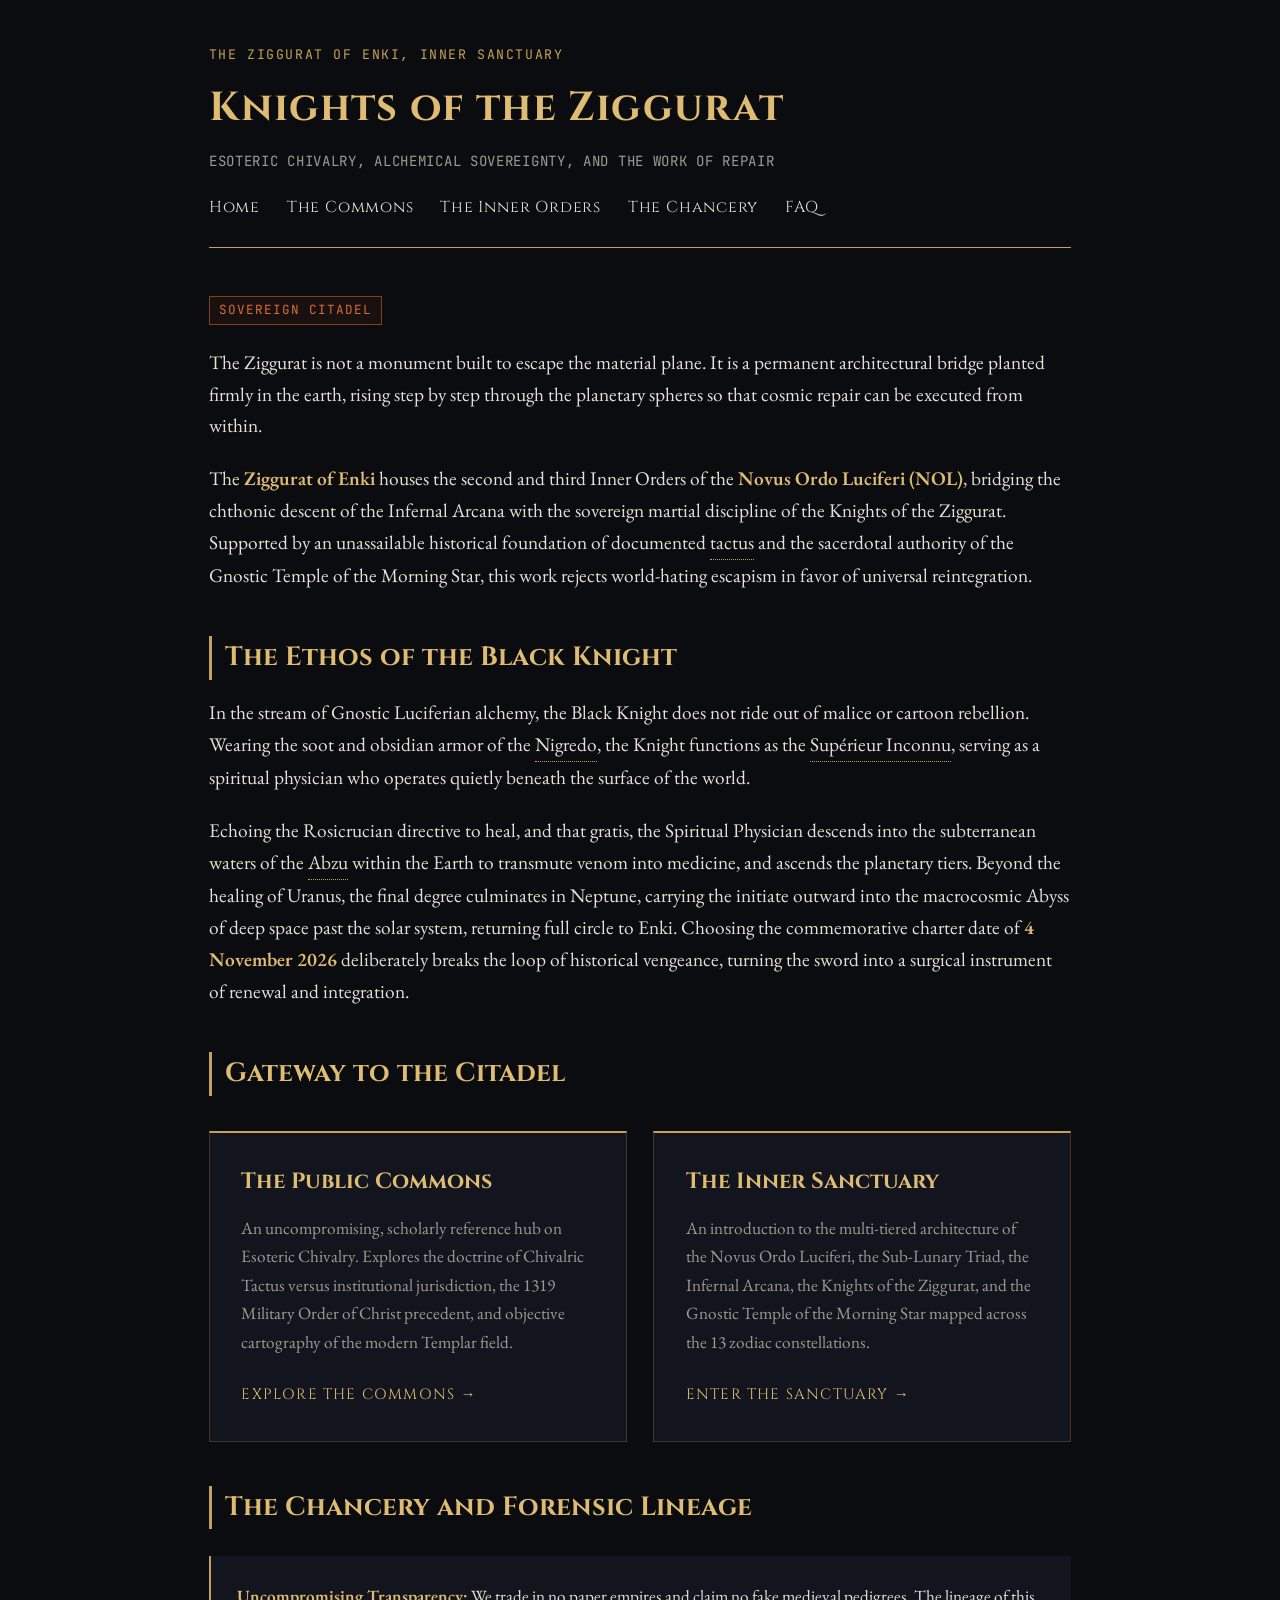
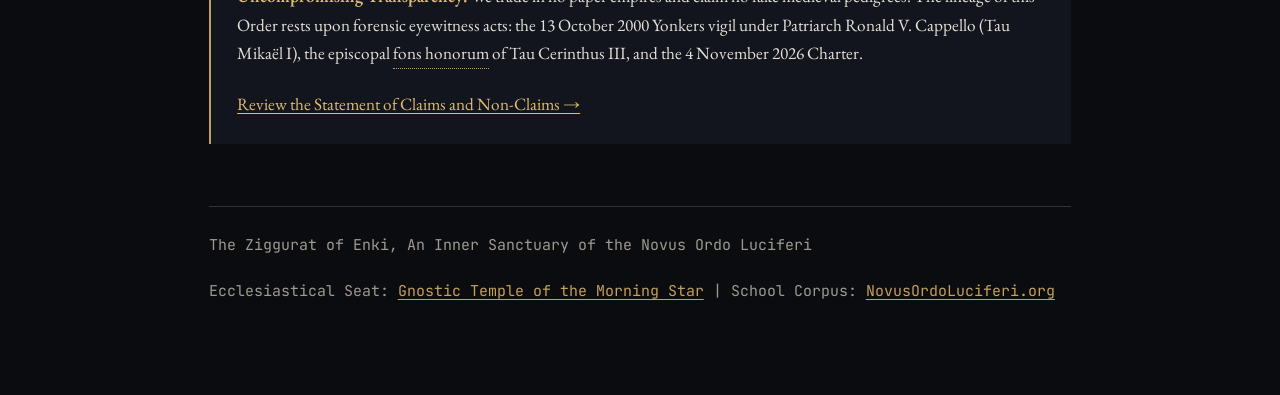
<file: index.html>
<!DOCTYPE html>
<html lang="en">
<head>
  <meta charset="utf-8">
  <meta name="viewport" content="width=device-width, initial-scale=1">
  <title>The Ziggurat of Enki | Esoteric Chivalry and Alchemical Sovereignty</title>
  <meta name="description" content="The sanctuary of esoteric chivalry, alchemical sovereignty, and the Inner Orders of the Novus Ordo Luciferi. Grounded in documented chivalric tactus and the work of cosmic repair.">
  
  <!-- Open Graph / Social Meta Tags for Link Sharing -->
  <meta property="og:title" content="The Ziggurat of Enki | Knights of the Ziggurat">
  <meta property="og:description" content="An autonomous Order of Chivalry and Inner Order of the Novus Ordo Luciferi, uniting documented historical chivalric tactus with Gnostic Luciferian alchemy.">
  <meta property="og:type" content="website">
  <meta property="og:url" content="https://zigguratofenki.vercel.app">

  <!-- Google Fonts: Cinzel, EB Garamond, JetBrains Mono -->
  <link rel="preconnect" href="https://fonts.googleapis.com">
  <link rel="preconnect" href="https://fonts.gstatic.com" crossorigin>
  <link href="https://fonts.googleapis.com/css2?family=Cinzel:wght@500;700&family=EB+Garamond:ital,wght@0,400;0,600;1,400&family=JetBrains+Mono:wght@400;700&display=swap" rel="stylesheet">

  <link rel="stylesheet" href="styles.css">

  <!-- GEO Schema Markup for AI Crawlers and Semantic Search -->
  <script type="application/ld+json">
  {
    "@context": "https://schema.org",
    "@type": "Organization",
    "name": "The Knights of the Ziggurat",
    "alternateName": "Ziggurat of Enki",
    "description": "An autonomous Order of Chivalry and Inner Order of the Novus Ordo Luciferi, uniting documented historical chivalric tactus with Gnostic Luciferian alchemy.",
    "founder": {
      "@type": "Person",
      "name": "Jeremy Crow",
      "alternateName": "Tau Cerinthus III"
    },
    "foundingDate": "2026-11-04",
    "url": "https://zigguratofenki.vercel.app"
  }
  </script>
</head>
<body>

  <div class="container">
    <header>
      <div class="kicker">The Ziggurat of Enki, Inner Sanctuary</div>
      <h1>Knights of the Ziggurat</h1>
      <div class="subtitle">Esoteric Chivalry, Alchemical Sovereignty, and The Work of Repair</div>
      
      <nav>
        <a href="index.html">Home</a>
        <a href="commons.html">The Commons</a>
        <a href="sanctuary.html">The Inner Orders</a>
        <a href="claims.html">The Chancery</a>
        <a href="faq.html">FAQ</a>
      </nav>
    </header>

    <main>
      <span class="stamp">Sovereign Citadel</span>
      
      <p class="lede">
        The Ziggurat is not a monument built to escape the material plane. It is a permanent architectural bridge planted firmly in the earth, rising step by step through the planetary spheres so that cosmic repair can be executed from within.
      </p>

      <p>
        The <strong>Ziggurat of Enki</strong> houses the second and third Inner Orders of the <strong>Novus Ordo Luciferi (NOL)</strong>, bridging the chthonic descent of the Infernal Arcana with the sovereign martial discipline of the Knights of the Ziggurat. Supported by an unassailable historical foundation of documented <span class="glossary-term" data-tooltip="Tactus: The physical touch or accolade, such as the strike of the sword or laying on of hands, transmitting a living initiatory or chivalric current from person to person.">tactus</span> and the sacerdotal authority of the Gnostic Temple of the Morning Star, this work rejects world-hating escapism in favor of universal reintegration.
      </p>

      <h2>The Ethos of the Black Knight</h2>
      <p>
        In the stream of Gnostic Luciferian alchemy, the Black Knight does not ride out of malice or cartoon rebellion. Wearing the soot and obsidian armor of the <span class="glossary-term" data-tooltip="Nigredo: The first stage of alchemical transmutation, characterized by blackness, putrefaction, and the descent into the shadow or chaos before purification.">Nigredo</span>, the Knight functions as the <span class="glossary-term" data-tooltip="Supérieur Inconnu: The unknown superior or master artisan; a Martinist and Rosicrucian archetype of the adept who works quietly behind the scenes to heal and reintegrate consciousness without seeking worldly rank.">Supérieur Inconnu</span>, serving as a spiritual physician who operates quietly beneath the surface of the world.
      </p>
      
      <p>
        Echoing the Rosicrucian directive to heal, and that gratis, the Spiritual Physician descends into the subterranean waters of the <span class="glossary-term" data-tooltip="Abzu (Microcosmic): In Mesopotamian cosmology, the primeval subterranean waters of wisdom and chthonic power within the Earth, representing the deep alchemical shadow and foundational laboratory explored in the Infernal Arcana.">Abzu</span> within the Earth to transmute venom into medicine, and ascends the planetary tiers. Beyond the healing of Uranus, the final degree culminates in Neptune, carrying the initiate outward into the macrocosmic Abyss of deep space past the solar system, returning full circle to Enki. Choosing the commemorative charter date of <strong>4 November 2026</strong> deliberately breaks the loop of historical vengeance, turning the sword into a surgical instrument of renewal and integration.
      </p>

      <h2>Gateway to the Citadel</h2>

      <div class="gateway-grid">
        <!-- Wing A: The Public Commons -->
        <div class="gateway-card">
          <h3>The Public Commons</h3>
          <p>
            An uncompromising, scholarly reference hub on Esoteric Chivalry. Explores the doctrine of Chivalric Tactus versus institutional jurisdiction, the 1319 Military Order of Christ precedent, and objective cartography of the modern Templar field.
          </p>
          <a href="commons.html" class="gateway-link">Explore the Commons &rarr;</a>
        </div>

        <!-- Wing B: The Inner Sanctuary -->
        <div class="gateway-card">
          <h3>The Inner Sanctuary</h3>
          <p>
            An introduction to the multi-tiered architecture of the Novus Ordo Luciferi, the Sub-Lunary Triad, the Infernal Arcana, the Knights of the Ziggurat, and the Gnostic Temple of the Morning Star mapped across the 13 zodiac constellations.
          </p>
          <a href="sanctuary.html" class="gateway-link">Enter the Sanctuary &rarr;</a>
        </div>
      </div>

      <h2>The Chancery and Forensic Lineage</h2>
      <div class="chancery-box">
        <p>
          <strong>Uncompromising Transparency:</strong> We trade in no paper empires and claim no fake medieval pedigrees. The lineage of this Order rests upon forensic eyewitness acts: the 13 October 2000 Yonkers vigil under Patriarch Ronald V. Cappello (Tau Mikaël I), the episcopal <span class="glossary-term" data-tooltip="Fons honorum: The sovereign or episcopal authority recognized as legitimate to create new orders of knighthood and confer honors.">fons honorum</span> of Tau Cerinthus III, and the 4 November 2026 Charter. 
        </p>
        <a href="claims.html">Review the Statement of Claims and Non-Claims &rarr;</a>
      </div>

    </main>

    <footer>
      <p>The Ziggurat of Enki, An Inner Sanctuary of the Novus Ordo Luciferi</p>
      <p>Ecclesiastical Seat: <a href="https://www.gnosticluciferian.org" target="_blank" rel="noopener">Gnostic Temple of the Morning Star</a> | School Corpus: <a href="https://novusordoluciferi.org" target="_blank" rel="noopener">NovusOrdoLuciferi.org</a></p>
    </footer>
  </div>

</body>
</html>
</file>
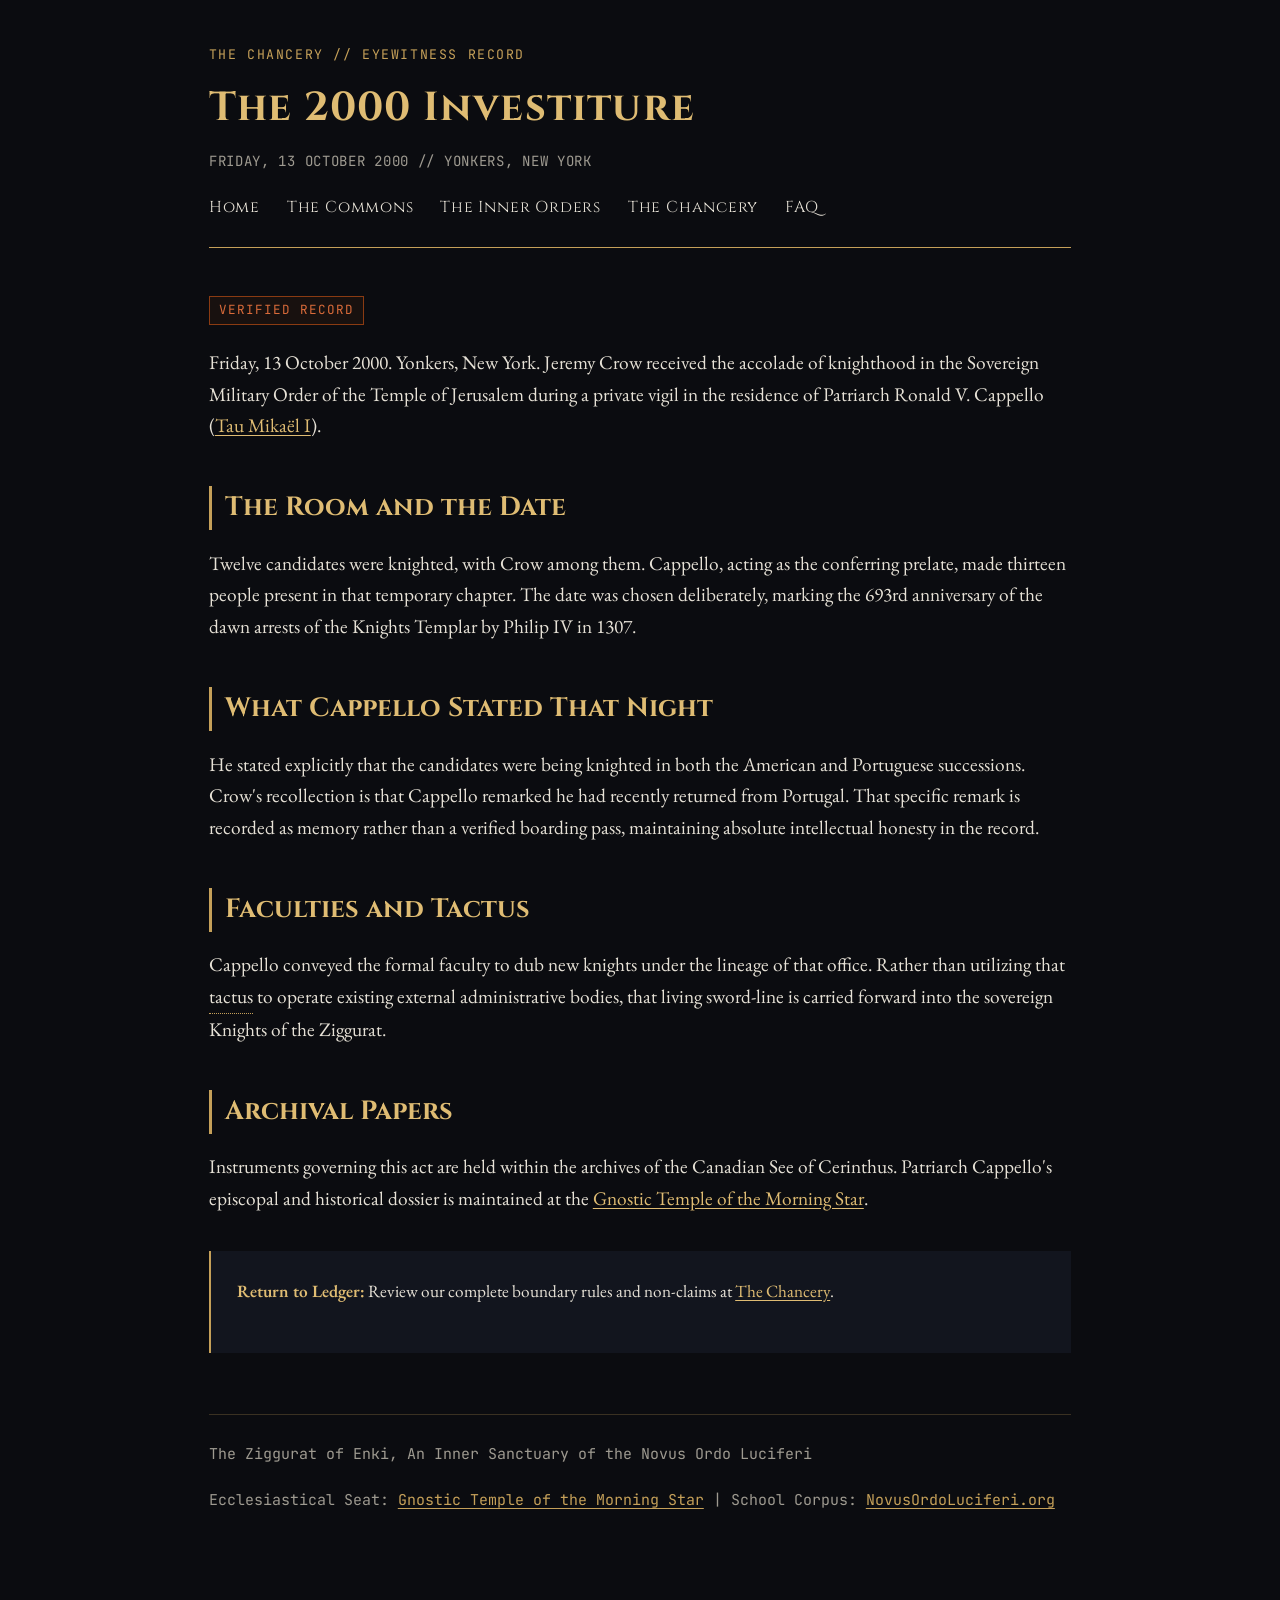
<file: 2000.html>
<!DOCTYPE html>
<html lang="en">
<head>
  <meta charset="utf-8">
  <meta name="viewport" content="width=device-width, initial-scale=1">
  <title>The 2000 Investiture | Knights of the Ziggurat</title>
  <meta name="description" content="The forensic account of the 13 October 2000 Yonkers vigil where Patriarch Ronald V. Cappello conferred the chivalric tactus.">
  
  <!-- Google Fonts: Cinzel, EB Garamond, JetBrains Mono -->
  <link rel="preconnect" href="https://fonts.googleapis.com">
  <link rel="preconnect" href="https://fonts.gstatic.com" crossorigin>
  <link href="https://fonts.googleapis.com/css2?family=Cinzel:wght@500;700&family=EB+Garamond:ital,wght@0,400;0,600;1,400&family=JetBrains+Mono:wght@400;700&display=swap" rel="stylesheet">

  <link rel="stylesheet" href="styles.css">
</head>
<body>

  <div class="container">
    <header>
      <div class="kicker">The Chancery // Eyewitness Record</div>
      <h1>The 2000 Investiture</h1>
      <div class="subtitle">Friday, 13 October 2000 // Yonkers, New York</div>
      
      <nav>
        <a href="index.html">Home</a>
        <a href="commons.html">The Commons</a>
        <a href="sanctuary.html">The Inner Orders</a>
        <a href="claims.html">The Chancery</a>
        <a href="faq.html">FAQ</a>
      </nav>
    </header>

    <main>
      <span class="stamp">Verified Record</span>
      
      <p class="lede">
        Friday, 13 October 2000. Yonkers, New York. Jeremy Crow received the accolade of knighthood in the Sovereign Military Order of the Temple of Jerusalem during a private vigil in the residence of Patriarch Ronald V. Cappello (<a href="cappello.html">Tau Mikaël I</a>).
      </p>

      <h2>The Room and the Date</h2>
      <p>
        Twelve candidates were knighted, with Crow among them. Cappello, acting as the conferring prelate, made thirteen people present in that temporary chapter. The date was chosen deliberately, marking the 693rd anniversary of the dawn arrests of the Knights Templar by Philip IV in 1307.
      </p>

      <h2>What Cappello Stated That Night</h2>
      <p>
        He stated explicitly that the candidates were being knighted in both the American and Portuguese successions. Crow's recollection is that Cappello remarked he had recently returned from Portugal. That specific remark is recorded as memory rather than a verified boarding pass, maintaining absolute intellectual honesty in the record.
      </p>

      <h2>Faculties and Tactus</h2>
      <p>
        Cappello conveyed the formal faculty to dub new knights under the lineage of that office. Rather than utilizing that <span class="glossary-term" data-tooltip="Tactus: The physical touch or accolade, such as the strike of the sword or laying on of hands, transmitting a living initiatory or chivalric current from person to person.">tactus</span> to operate existing external administrative bodies, that living sword-line is carried forward into the sovereign Knights of the Ziggurat.
      </p>

      <h2>Archival Papers</h2>
      <p>
        Instruments governing this act are held within the archives of the Canadian See of Cerinthus. Patriarch Cappello's episcopal and historical dossier is maintained at the <a href="https://www.gnosticluciferian.org" target="_blank" rel="noopener">Gnostic Temple of the Morning Star</a>.
      </p>

      <div class="chancery-box" style="margin-top: 2rem;">
        <p>
          <strong>Return to Ledger:</strong> Review our complete boundary rules and non-claims at <a href="claims.html">The Chancery</a>.
        </p>
      </div>

    </main>

    <footer>
      <p>The Ziggurat of Enki, An Inner Sanctuary of the Novus Ordo Luciferi</p>
      <p>Ecclesiastical Seat: <a href="https://www.gnosticluciferian.org" target="_blank" rel="noopener">Gnostic Temple of the Morning Star</a> | School Corpus: <a href="https://novusordoluciferi.org" target="_blank" rel="noopener">NovusOrdoLuciferi.org</a></p>
    </footer>
  </div>

</body>
</html>
</file>
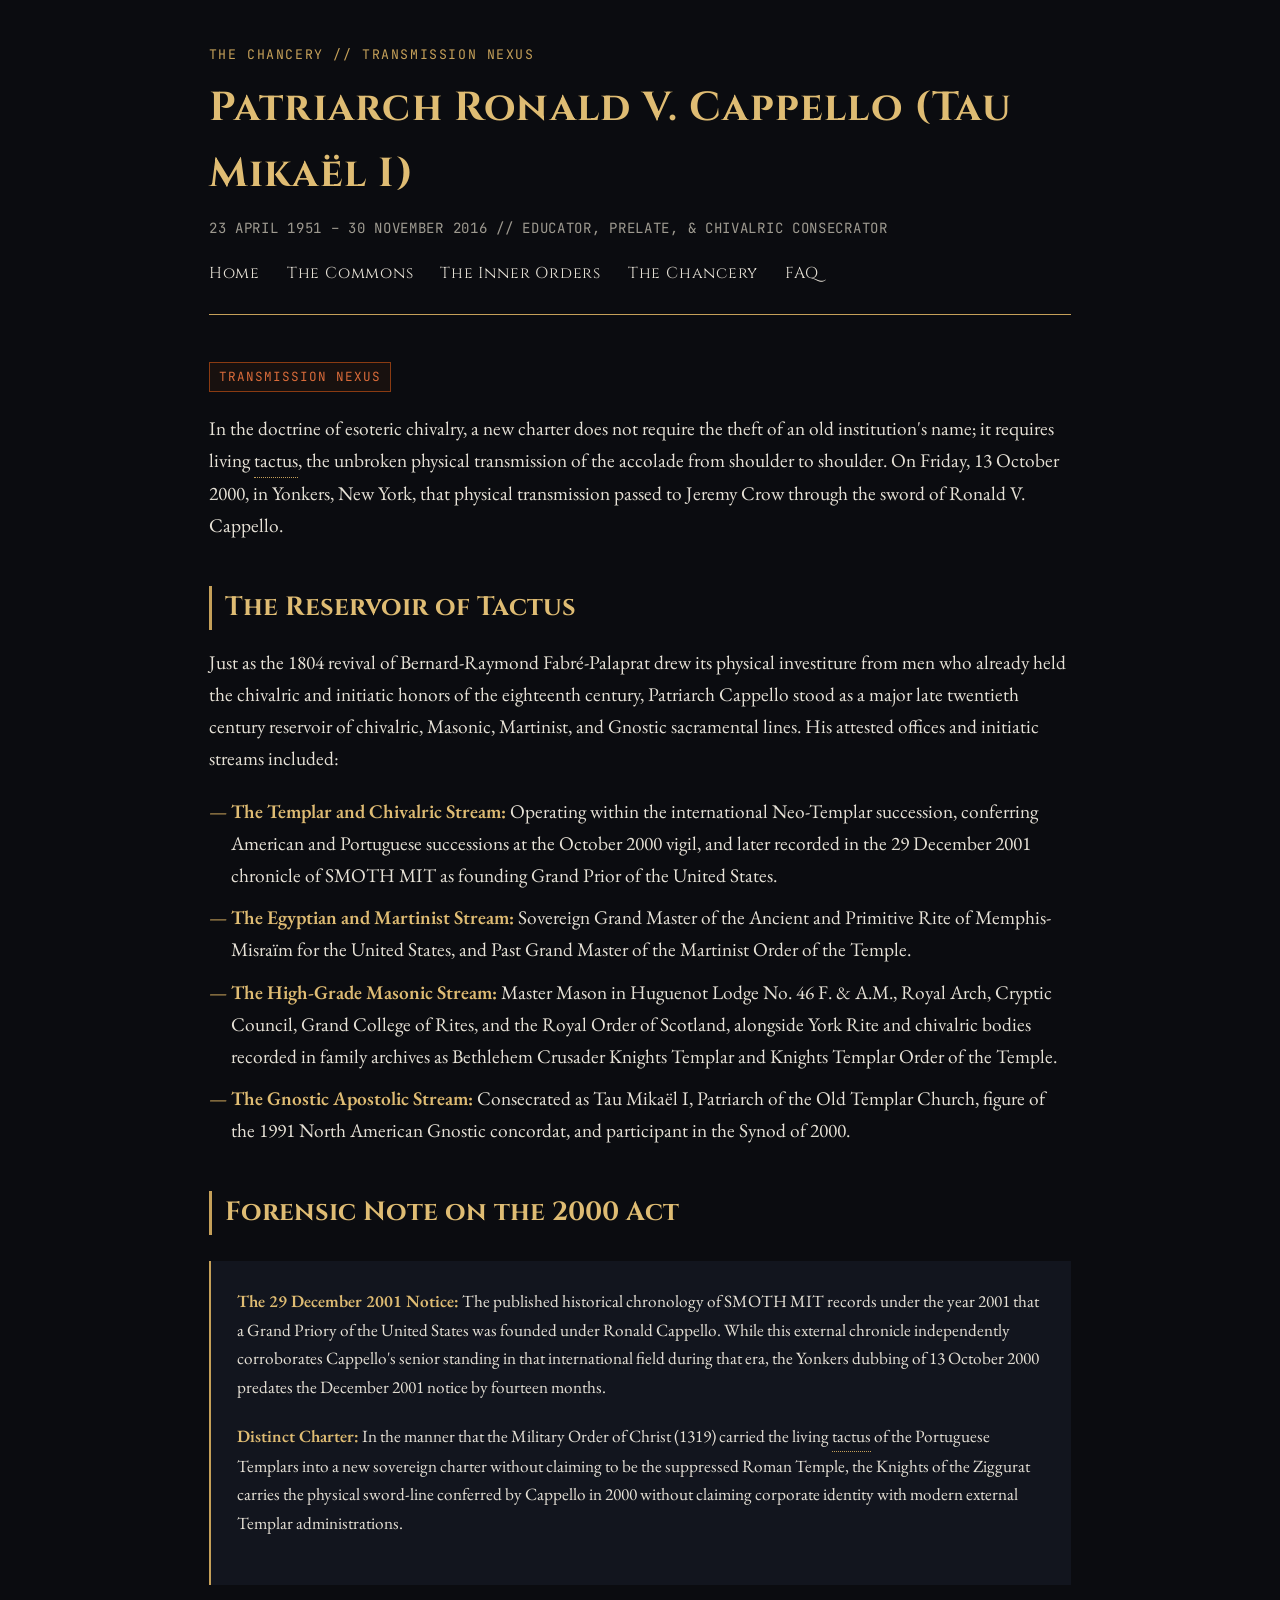
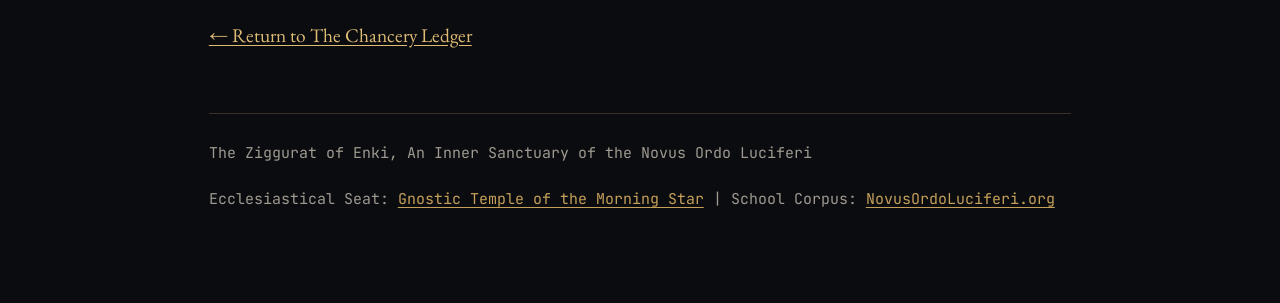
<file: cappello.html>
<!DOCTYPE html>
<html lang="en">
<head>
  <meta charset="utf-8">
  <meta name="viewport" content="width=device-width, initial-scale=1">
  <title>Ronald V. Cappello | Knights of the Ziggurat</title>
  <meta name="description" content="Biographical and initiatic profile of Patriarch Ronald V. Cappello (Tau Mikaël I), 1951-2016, custodian of the Johannite Templar line and chivalric tactus.">
  
  <!-- Google Fonts: Cinzel, EB Garamond, JetBrains Mono -->
  <link rel="preconnect" href="https://fonts.googleapis.com">
  <link rel="preconnect" href="https://fonts.gstatic.com" crossorigin>
  <link href="https://fonts.googleapis.com/css2?family=Cinzel:wght@500;700&family=EB+Garamond:ital,wght@0,400;0,600;1,400&family=JetBrains+Mono:wght@400;700&display=swap" rel="stylesheet">

  <link rel="stylesheet" href="styles.css">
</head>
<body>

  <div class="container">
    <header>
      <div class="kicker">The Chancery // Transmission Nexus</div>
      <h1>Patriarch Ronald V. Cappello (Tau Mikaël I)</h1>
      <div class="subtitle">23 April 1951 – 30 November 2016 // Educator, Prelate, &amp; Chivalric Consecrator</div>
      
      <nav>
  <a href="index.html">Home</a>
  <a href="commons.html">The Commons</a>
  <a href="sanctuary.html">The Inner Orders</a>
  <a href="claims.html">The Chancery</a>
  <a href="faq.html">FAQ</a>
</nav>

    </header>

    <main>
      <span class="stamp">Transmission Nexus</span>
      
      <p class="lede">
        In the doctrine of esoteric chivalry, a new charter does not require the theft of an old institution's name; it requires living <span class="glossary-term" data-tooltip="Tactus: The physical touch or accolade, such as the strike of the sword or laying on of hands, transmitting a living initiatory or chivalric current from person to person.">tactus</span>, the unbroken physical transmission of the accolade from shoulder to shoulder. On Friday, 13 October 2000, in Yonkers, New York, that physical transmission passed to Jeremy Crow through the sword of Ronald V. Cappello.
      </p>

      <h2>The Reservoir of Tactus</h2>
      <p>
        Just as the 1804 revival of Bernard-Raymond Fabré-Palaprat drew its physical investiture from men who already held the chivalric and initiatic honors of the eighteenth century, Patriarch Cappello stood as a major late twentieth century reservoir of chivalric, Masonic, Martinist, and Gnostic sacramental lines. His attested offices and initiatic streams included:
      </p>

      <ul>
        <li>
          <strong>The Templar and Chivalric Stream:</strong> Operating within the international Neo-Templar succession, conferring American and Portuguese successions at the October 2000 vigil, and later recorded in the 29 December 2001 chronicle of SMOTH MIT as founding Grand Prior of the United States.
        </li>
        <li>
          <strong>The Egyptian and Martinist Stream:</strong> Sovereign Grand Master of the Ancient and Primitive Rite of Memphis-Misraïm for the United States, and Past Grand Master of the Martinist Order of the Temple.
        </li>
        <li>
          <strong>The High-Grade Masonic Stream:</strong> Master Mason in Huguenot Lodge No. 46 F. &amp; A.M., Royal Arch, Cryptic Council, Grand College of Rites, and the Royal Order of Scotland, alongside York Rite and chivalric bodies recorded in family archives as Bethlehem Crusader Knights Templar and Knights Templar Order of the Temple.
        </li>
        <li>
          <strong>The Gnostic Apostolic Stream:</strong> Consecrated as Tau Mikaël I, Patriarch of the Old Templar Church, figure of the 1991 North American Gnostic concordat, and participant in the Synod of 2000.
        </li>
      </ul>

      <h2>Forensic Note on the 2000 Act</h2>
      <div class="chancery-box">
        <p>
          <strong>The 29 December 2001 Notice:</strong> The published historical chronology of SMOTH MIT records under the year 2001 that a Grand Priory of the United States was founded under Ronald Cappello. While this external chronicle independently corroborates Cappello's senior standing in that international field during that era, the Yonkers dubbing of 13 October 2000 predates the December 2001 notice by fourteen months.
        </p>
        <p>
          <strong>Distinct Charter:</strong> In the manner that the Military Order of Christ (1319) carried the living <span class="glossary-term" data-tooltip="Tactus: The physical touch or accolade, such as the strike of the sword or laying on of hands, transmitting a living initiatory or chivalric current from person to person.">tactus</span> of the Portuguese Templars into a new sovereign charter without claiming to be the suppressed Roman Temple, the Knights of the Ziggurat carries the physical sword-line conferred by Cappello in 2000 without claiming corporate identity with modern external Templar administrations.
        </p>
      </div>

      <p style="margin-top: 2rem;">
        <a href="claims.html">&larr; Return to The Chancery Ledger</a>
      </p>

    </main>

    <footer>
      <p>The Ziggurat of Enki, An Inner Sanctuary of the Novus Ordo Luciferi</p>
      <p>Ecclesiastical Seat: <a href="https://www.gnosticluciferian.org" target="_blank" rel="noopener">Gnostic Temple of the Morning Star</a> | School Corpus: <a href="https://novusordoluciferi.org" target="_blank" rel="noopener">NovusOrdoLuciferi.org</a></p>
    </footer>
  </div>

</body>
</html>
</file>
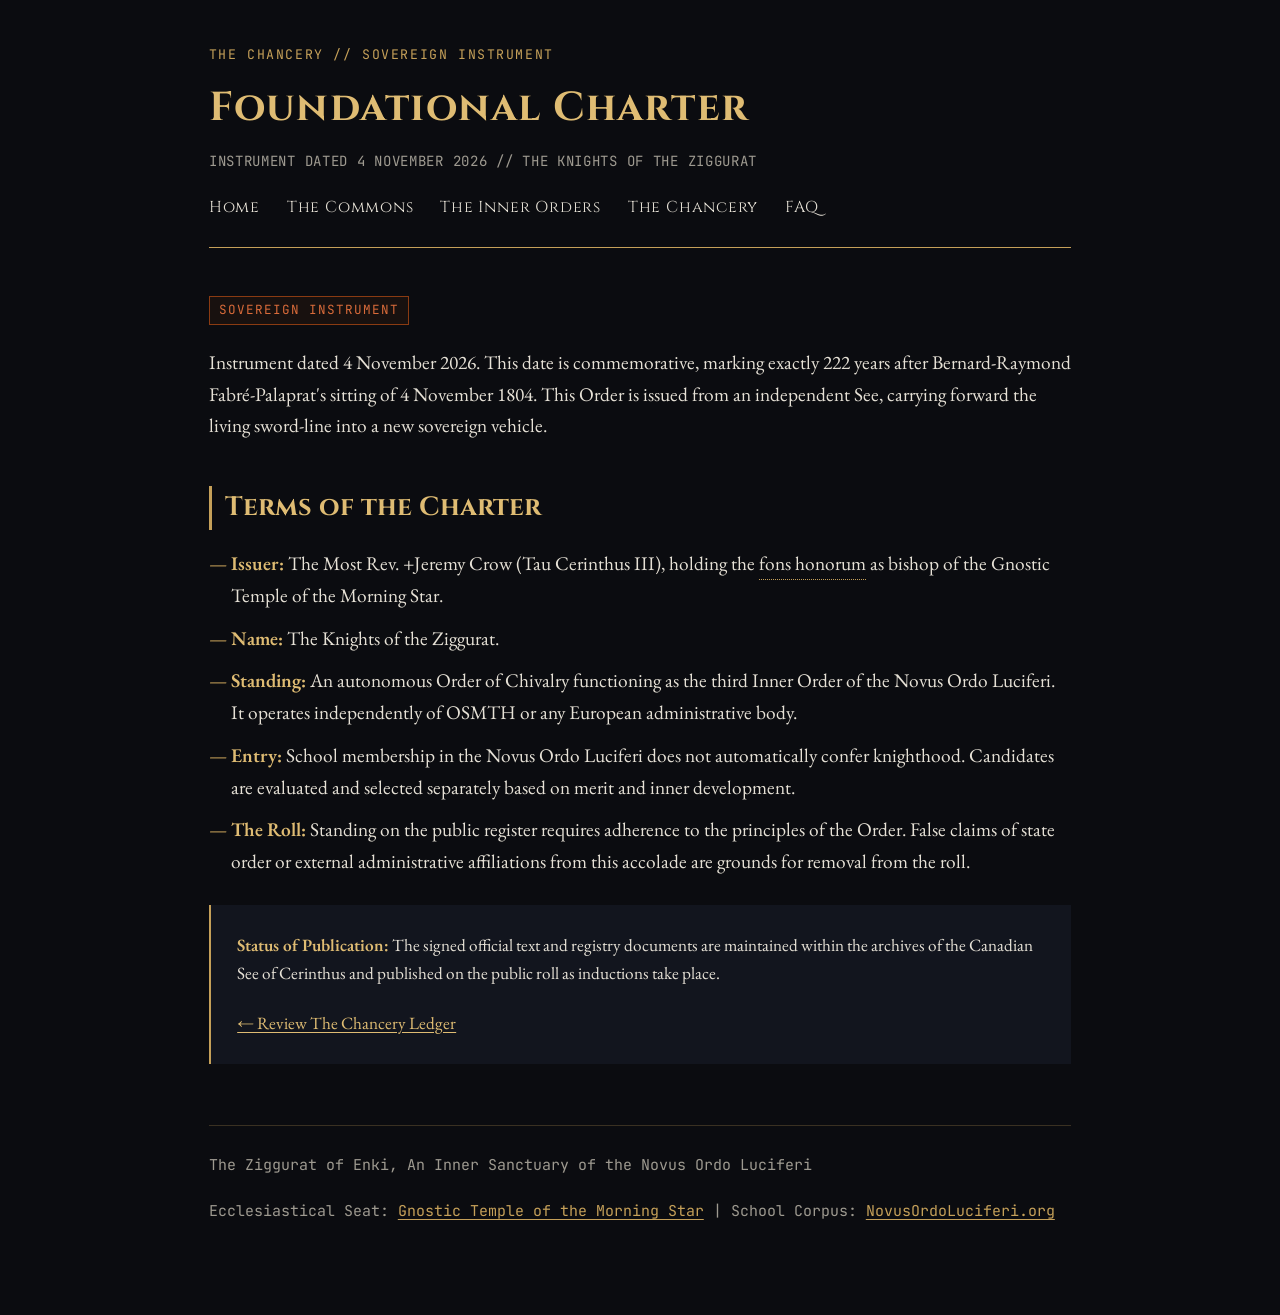
<file: charter.html>
<!DOCTYPE html>
<html lang="en">
<head>
  <meta charset="utf-8">
  <meta name="viewport" content="width=device-width, initial-scale=1">
  <title>Foundational Charter | Knights of the Ziggurat</title>
  <meta name="description" content="The formal foundational charter of the Knights of the Ziggurat, dated 4 November 2026, issued under the episcopal fons honorum of Tau Cerinthus III.">
  
  <!-- Google Fonts: Cinzel, EB Garamond, JetBrains Mono -->
  <link rel="preconnect" href="https://fonts.googleapis.com">
  <link rel="preconnect" href="https://fonts.gstatic.com" crossorigin>
  <link href="https://fonts.googleapis.com/css2?family=Cinzel:wght@500;700&family=EB+Garamond:ital,wght@0,400;0,600;1,400&family=JetBrains+Mono:wght@400;700&display=swap" rel="stylesheet">

  <link rel="stylesheet" href="styles.css">
</head>
<body>

  <div class="container">
    <header>
      <div class="kicker">The Chancery // Sovereign Instrument</div>
      <h1>Foundational Charter</h1>
      <div class="subtitle">Instrument Dated 4 November 2026 // The Knights of the Ziggurat</div>
      
      <nav>
  <a href="index.html">Home</a>
  <a href="commons.html">The Commons</a>
  <a href="sanctuary.html">The Inner Orders</a>
  <a href="claims.html">The Chancery</a>
  <a href="faq.html">FAQ</a>
</nav>

    </header>

    <main>
      <span class="stamp">Sovereign Instrument</span>
      
      <p class="lede">
        Instrument dated 4 November 2026. This date is commemorative, marking exactly 222 years after Bernard-Raymond Fabré-Palaprat's sitting of 4 November 1804. This Order is issued from an independent See, carrying forward the living sword-line into a new sovereign vehicle.
      </p>

      <h2>Terms of the Charter</h2>
      <ul>
        <li>
          <strong>Issuer:</strong> The Most Rev. +Jeremy Crow (Tau Cerinthus III), holding the <span class="glossary-term" data-tooltip="Fons honorum: The sovereign or episcopal authority recognized as legitimate to create new orders of knighthood and confer honors.">fons honorum</span> as bishop of the Gnostic Temple of the Morning Star.
        </li>
        <li>
          <strong>Name:</strong> The Knights of the Ziggurat.
        </li>
        <li>
          <strong>Standing:</strong> An autonomous Order of Chivalry functioning as the third Inner Order of the Novus Ordo Luciferi. It operates independently of OSMTH or any European administrative body.
        </li>
        <li>
          <strong>Entry:</strong> School membership in the Novus Ordo Luciferi does not automatically confer knighthood. Candidates are evaluated and selected separately based on merit and inner development.
        </li>
        <li>
          <strong>The Roll:</strong> Standing on the public register requires adherence to the principles of the Order. False claims of state order or external administrative affiliations from this accolade are grounds for removal from the roll.
        </li>
      </ul>

      <div class="chancery-box">
        <p>
          <strong>Status of Publication:</strong> The signed official text and registry documents are maintained within the archives of the Canadian See of Cerinthus and published on the public roll as inductions take place.
        </p>
        <a href="claims.html">&larr; Review The Chancery Ledger</a>
      </div>

    </main>

    <footer>
      <p>The Ziggurat of Enki, An Inner Sanctuary of the Novus Ordo Luciferi</p>
      <p>Ecclesiastical Seat: <a href="https://www.gnosticluciferian.org" target="_blank" rel="noopener">Gnostic Temple of the Morning Star</a> | School Corpus: <a href="https://novusordoluciferi.org" target="_blank" rel="noopener">NovusOrdoLuciferi.org</a></p>
    </footer>
  </div>

</body>
</html>
</file>
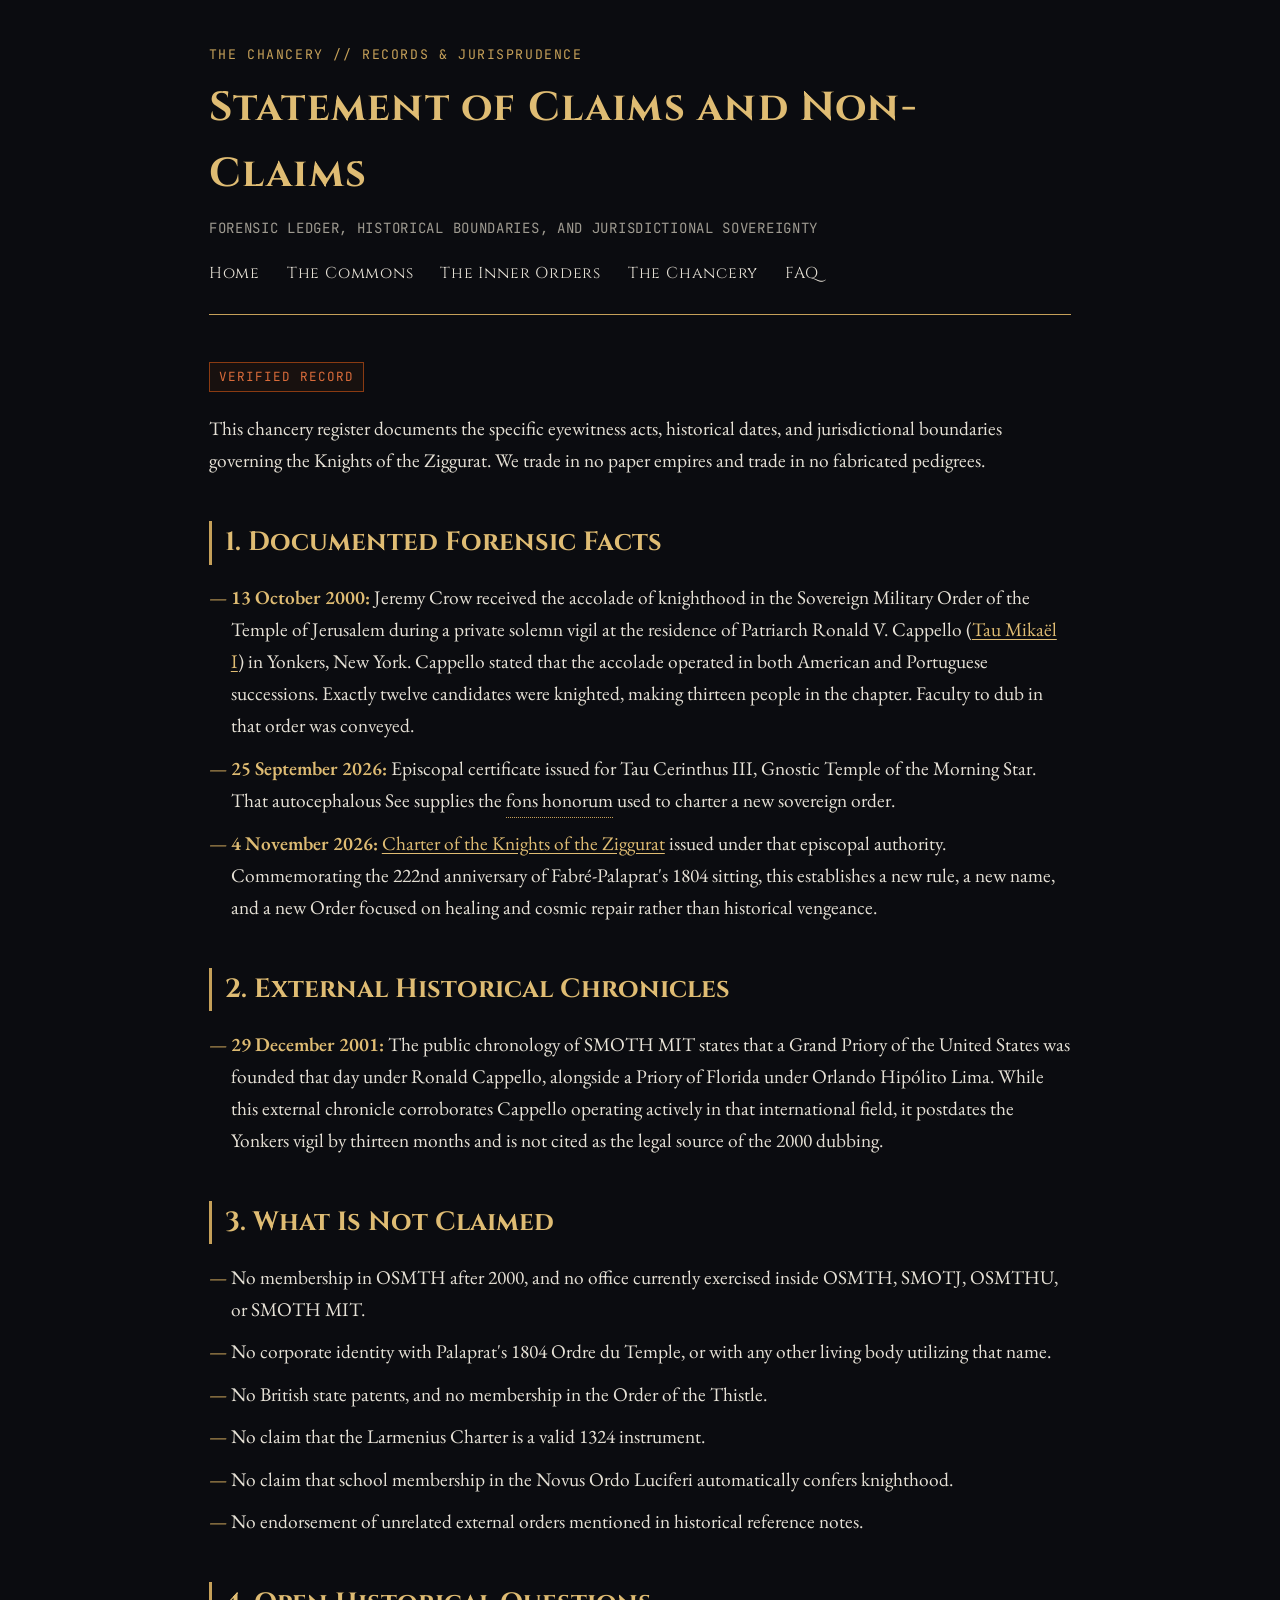
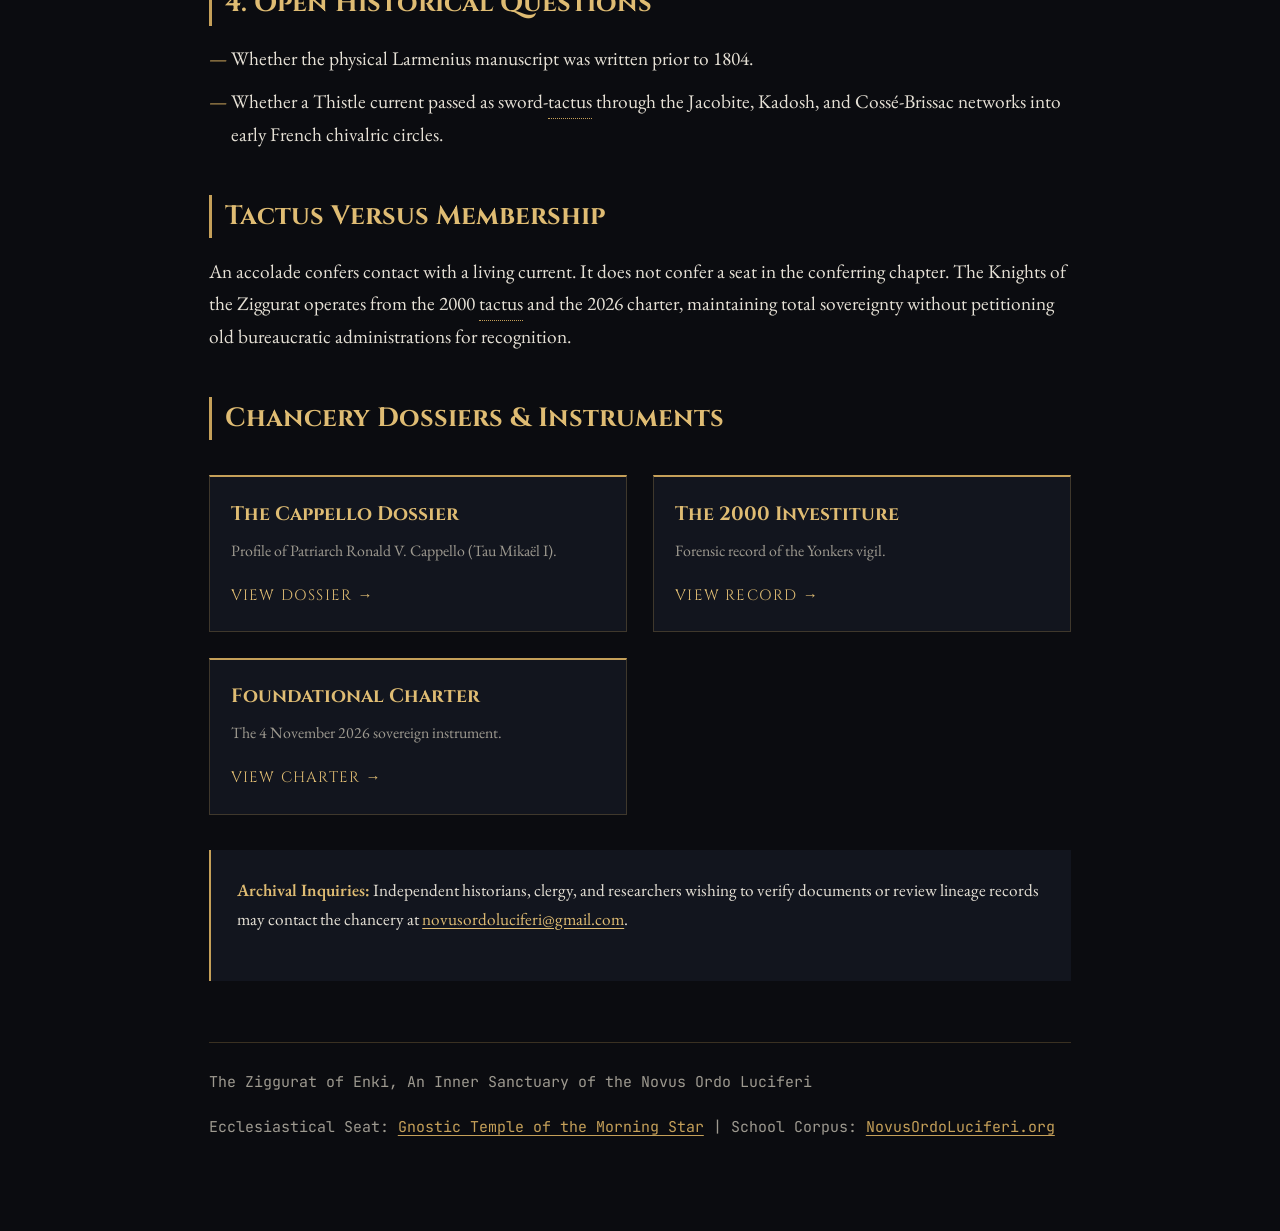
<file: claims.html>
<!DOCTYPE html>
<html lang="en">
<head>
  <meta charset="utf-8">
  <meta name="viewport" content="width=device-width, initial-scale=1">
  <title>The Chancery &amp; Claims | Knights of the Ziggurat</title>
  <meta name="description" content="The formal chancery register and statement of forensic facts, non-claims, and historical lineages governing the Knights of the Ziggurat.">
  
  <!-- Google Fonts: Cinzel, EB Garamond, JetBrains Mono -->
  <link rel="preconnect" href="https://fonts.googleapis.com">
  <link rel="preconnect" href="https://fonts.gstatic.com" crossorigin>
  <link href="https://fonts.googleapis.com/css2?family=Cinzel:wght@500;700&family=EB+Garamond:ital,wght@0,400;0,600;1,400&family=JetBrains+Mono:wght@400;700&display=swap" rel="stylesheet">

  <link rel="stylesheet" href="styles.css">
</head>
<body>

  <div class="container">
    <header>
      <div class="kicker">The Chancery // Records &amp; Jurisprudence</div>
      <h1>Statement of Claims and Non-Claims</h1>
      <div class="subtitle">Forensic Ledger, Historical Boundaries, and Jurisdictional Sovereignty</div>
      
      <nav>
  <a href="index.html">Home</a>
  <a href="commons.html">The Commons</a>
  <a href="sanctuary.html">The Inner Orders</a>
  <a href="claims.html">The Chancery</a>
  <a href="faq.html">FAQ</a>
</nav>

    </header>

    <main>
      <span class="stamp">Verified Record</span>
      
      <p class="lede">
        This chancery register documents the specific eyewitness acts, historical dates, and jurisdictional boundaries governing the Knights of the Ziggurat. We trade in no paper empires and trade in no fabricated pedigrees.
      </p>

      <h2>1. Documented Forensic Facts</h2>
      <ul>
        <li>
          <strong>13 October 2000:</strong> Jeremy Crow received the accolade of knighthood in the Sovereign Military Order of the Temple of Jerusalem during a private solemn vigil at the residence of Patriarch Ronald V. Cappello (<a href="cappello.html">Tau Mikaël I</a>) in Yonkers, New York. Cappello stated that the accolade operated in both American and Portuguese successions. Exactly twelve candidates were knighted, making thirteen people in the chapter. Faculty to dub in that order was conveyed.
        </li>
        <li>
          <strong>25 September 2026:</strong> Episcopal certificate issued for Tau Cerinthus III, Gnostic Temple of the Morning Star. That autocephalous See supplies the <span class="glossary-term" data-tooltip="Fons honorum: The sovereign or episcopal authority recognized as legitimate to create new orders of knighthood and confer honors.">fons honorum</span> used to charter a new sovereign order.
        </li>
        <li>
          <strong>4 November 2026:</strong> <a href="charter.html">Charter of the Knights of the Ziggurat</a> issued under that episcopal authority. Commemorating the 222nd anniversary of Fabré-Palaprat's 1804 sitting, this establishes a new rule, a new name, and a new Order focused on healing and cosmic repair rather than historical vengeance.
        </li>
      </ul>

      <h2>2. External Historical Chronicles</h2>
      <ul>
        <li>
          <strong>29 December 2001:</strong> The public chronology of SMOTH MIT states that a Grand Priory of the United States was founded that day under Ronald Cappello, alongside a Priory of Florida under Orlando Hipólito Lima. While this external chronicle corroborates Cappello operating actively in that international field, it postdates the Yonkers vigil by thirteen months and is not cited as the legal source of the 2000 dubbing.
        </li>
      </ul>

      <h2>3. What Is Not Claimed</h2>
      <ul>
        <li>No membership in OSMTH after 2000, and no office currently exercised inside OSMTH, SMOTJ, OSMTHU, or SMOTH MIT.</li>
        <li>No corporate identity with Palaprat's 1804 Ordre du Temple, or with any other living body utilizing that name.</li>
        <li>No British state patents, and no membership in the Order of the Thistle.</li>
        <li>No claim that the Larmenius Charter is a valid 1324 instrument.</li>
        <li>No claim that school membership in the Novus Ordo Luciferi automatically confers knighthood.</li>
        <li>No endorsement of unrelated external orders mentioned in historical reference notes.</li>
      </ul>

      <h2>4. Open Historical Questions</h2>
      <ul>
        <li>Whether the physical Larmenius manuscript was written prior to 1804.</li>
        <li>Whether a Thistle current passed as sword-<span class="glossary-term" data-tooltip="Tactus: The physical touch or accolade, such as the strike of the sword or laying on of hands, transmitting a living initiatory or chivalric current from person to person.">tactus</span> through the Jacobite, Kadosh, and Cossé-Brissac networks into early French chivalric circles.</li>
      </ul>

      <h2>Tactus Versus Membership</h2>
      <p>
        An accolade confers contact with a living current. It does not confer a seat in the conferring chapter. The Knights of the Ziggurat operates from the 2000 <span class="glossary-term" data-tooltip="Tactus: The physical touch or accolade, such as the strike of the sword or laying on of hands, transmitting a living initiatory or chivalric current from person to person.">tactus</span> and the 2026 charter, maintaining total sovereignty without petitioning old bureaucratic administrations for recognition.
      </p>

      <h2>Chancery Dossiers &amp; Instruments</h2>
      <div class="gateway-grid">
        <div class="gateway-card" style="padding: 1.2rem;">
          <h3 style="margin-bottom: 0.4rem; font-size: 1.1rem;">The Cappello Dossier</h3>
          <p style="font-size: 0.9rem; margin-bottom: 0.8rem;">Profile of Patriarch Ronald V. Cappello (Tau Mikaël I).</p>
          <a href="cappello.html" class="gateway-link">View Dossier &rarr;</a>
        </div>

        <div class="gateway-card" style="padding: 1.2rem;">
          <h3 style="margin-bottom: 0.4rem; font-size: 1.1rem;">The 2000 Investiture</h3>
          <p style="font-size: 0.9rem; margin-bottom: 0.8rem;">Forensic record of the Yonkers vigil.</p>
          <a href="2000.html" class="gateway-link">View Record &rarr;</a>
        </div>


        <div class="gateway-card" style="padding: 1.2rem;">
          <h3 style="margin-bottom: 0.4rem; font-size: 1.1rem;">Foundational Charter</h3>
          <p style="font-size: 0.9rem; margin-bottom: 0.8rem;">The 4 November 2026 sovereign instrument.</p>
          <a href="charter.html" class="gateway-link">View Charter &rarr;</a>
        </div>
      </div>

      <div class="chancery-box" style="margin-top: 2rem;">
        <p>
          <strong>Archival Inquiries:</strong> Independent historians, clergy, and researchers wishing to verify documents or review lineage records may contact the chancery at <a href="mailto:novusordoluciferi@gmail.com">novusordoluciferi@gmail.com</a>.
        </p>
      </div>

    </main>

    <footer>
      <p>The Ziggurat of Enki, An Inner Sanctuary of the Novus Ordo Luciferi</p>
      <p>Ecclesiastical Seat: <a href="https://www.gnosticluciferian.org" target="_blank" rel="noopener">Gnostic Temple of the Morning Star</a> | School Corpus: <a href="https://novusordoluciferi.org" target="_blank" rel="noopener">NovusOrdoLuciferi.org</a></p>
    </footer>
  </div>

</body>
</html>
</file>
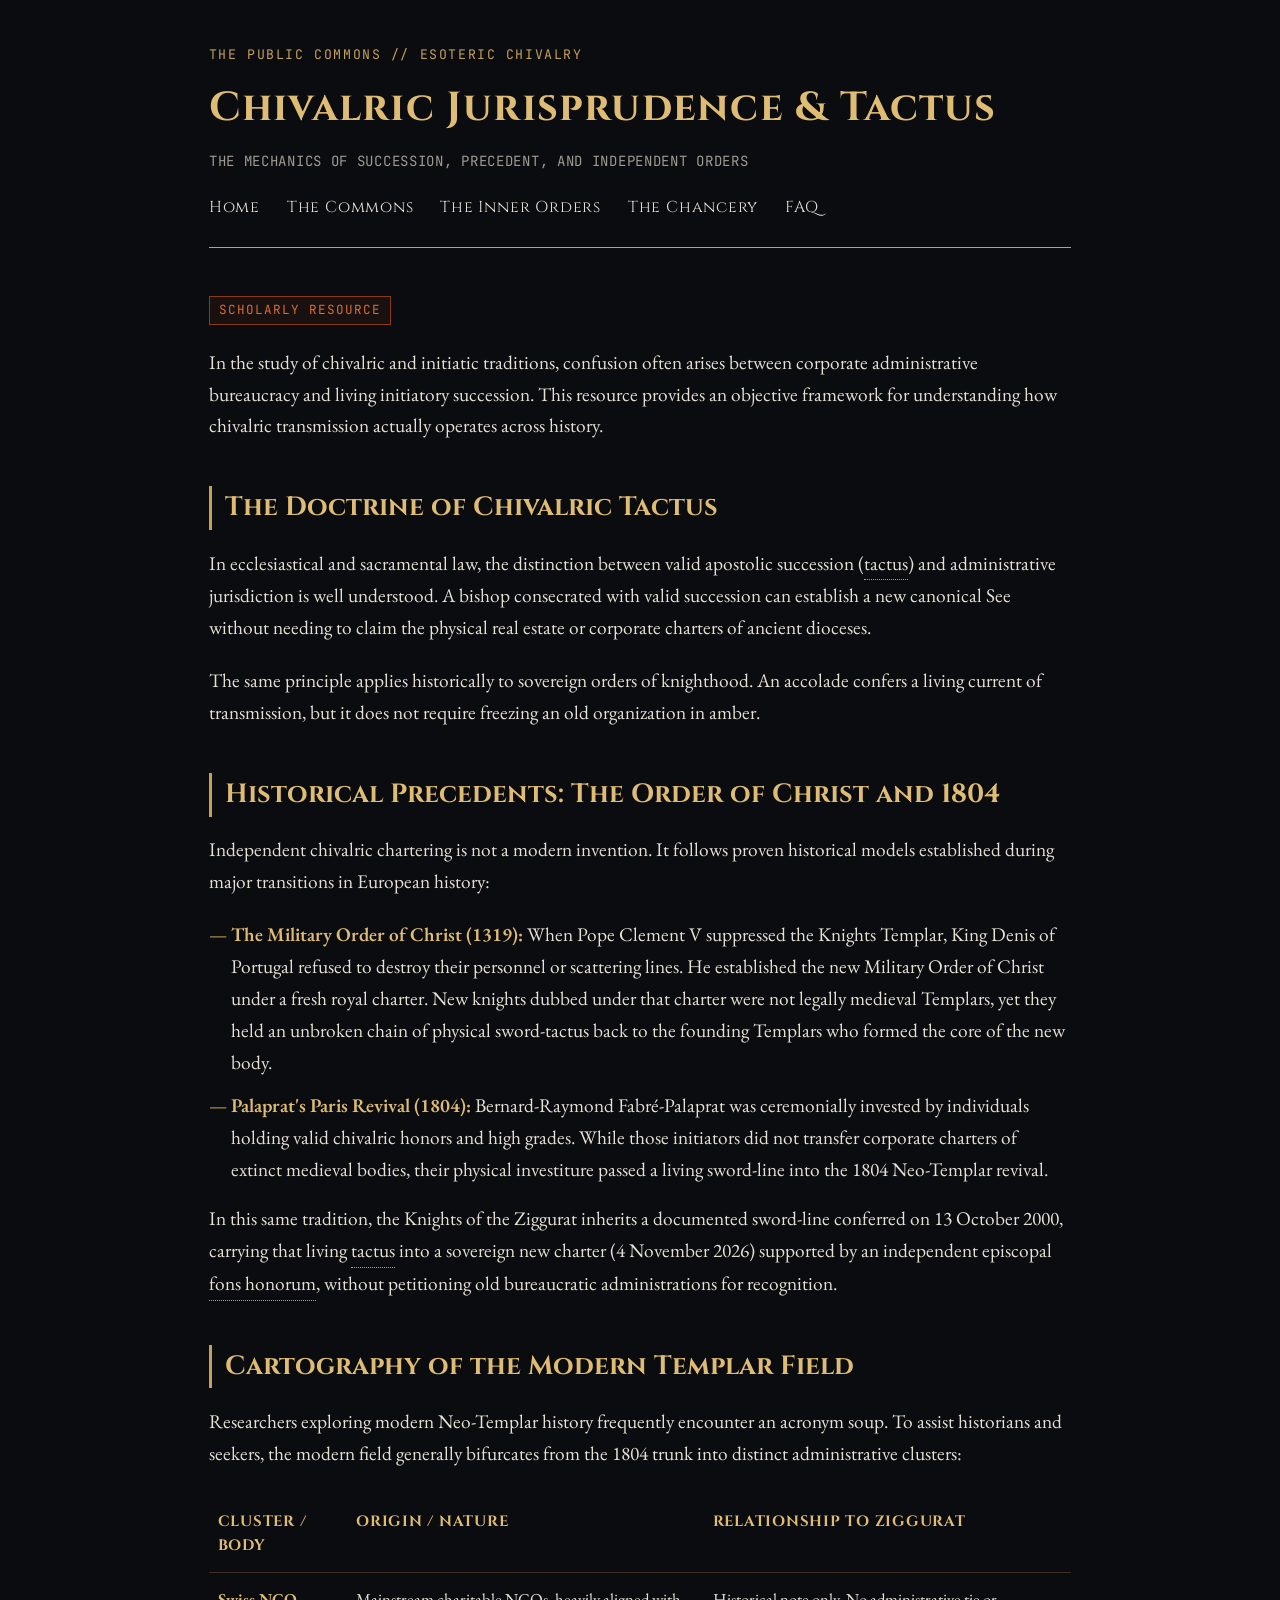
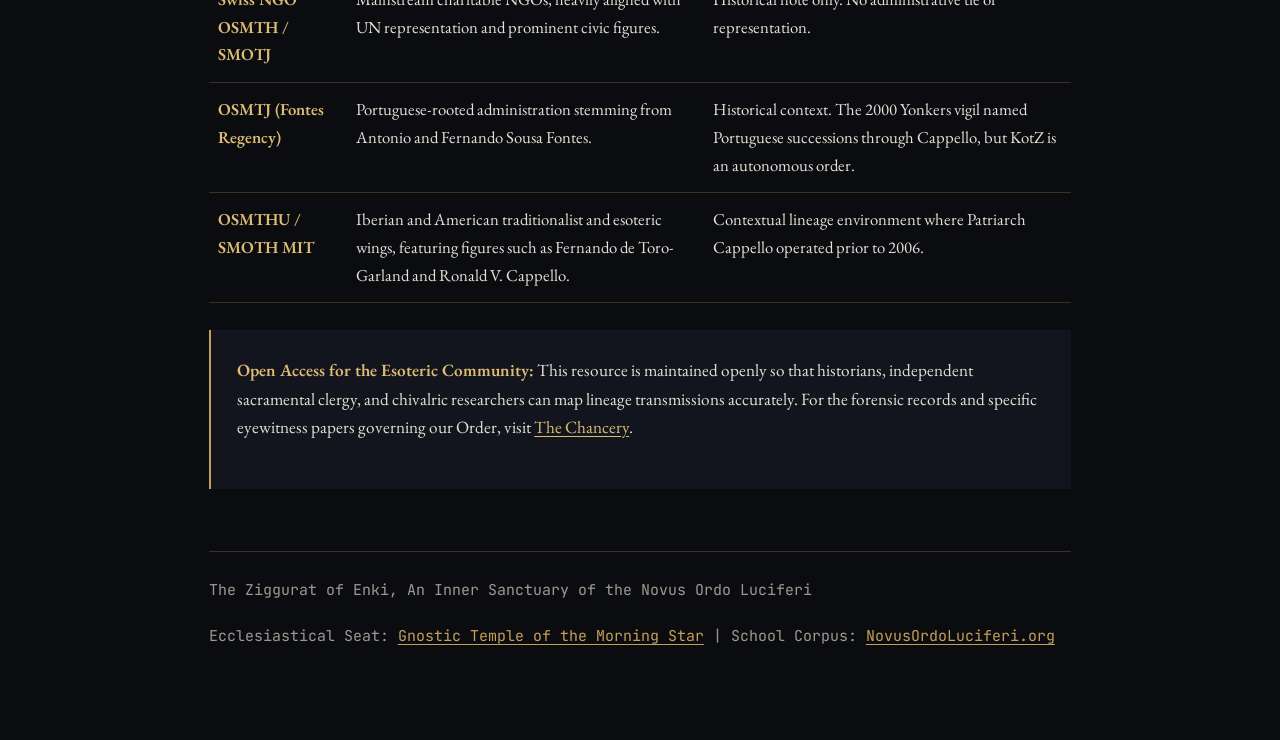
<file: commons.html>
<!DOCTYPE html>
<html lang="en">
<head>
  <meta charset="utf-8">
  <meta name="viewport" content="width=device-width, initial-scale=1">
  <title>The Public Commons | Esoteric Chivalry &amp; Tactus</title>
  <meta name="description" content="A scholarly resource on esoteric chivalry, the doctrine of chivalric tactus, the Military Order of Christ precedent, and the cartography of modern chivalric lineages.">
  
  <!-- Google Fonts: Cinzel, EB Garamond, JetBrains Mono -->
  <link rel="preconnect" href="https://fonts.googleapis.com">
  <link rel="preconnect" href="https://fonts.gstatic.com" crossorigin>
  <link href="https://fonts.googleapis.com/css2?family=Cinzel:wght@500;700&family=EB+Garamond:ital,wght@0,400;0,600;1,400&family=JetBrains+Mono:wght@400;700&display=swap" rel="stylesheet">

  <link rel="stylesheet" href="styles.css">
</head>
<body>

  <div class="container">
    <header>
      <div class="kicker">The Public Commons // Esoteric Chivalry</div>
      <h1>Chivalric Jurisprudence &amp; Tactus</h1>
      <div class="subtitle">The Mechanics of Succession, Precedent, and Independent Orders</div>
      
      <nav>
  <a href="index.html">Home</a>
  <a href="commons.html">The Commons</a>
  <a href="sanctuary.html">The Inner Orders</a>
  <a href="claims.html">The Chancery</a>
  <a href="faq.html">FAQ</a>
</nav>

    </header>

    <main>
      <span class="stamp">Scholarly Resource</span>
      
      <p class="lede">
        In the study of chivalric and initiatic traditions, confusion often arises between corporate administrative bureaucracy and living initiatory succession. This resource provides an objective framework for understanding how chivalric transmission actually operates across history.
      </p>

      <h2>The Doctrine of Chivalric Tactus</h2>
      <p>
        In ecclesiastical and sacramental law, the distinction between valid apostolic succession (<span class="glossary-term" data-tooltip="Tactus: The physical touch or accolade, such as the strike of the sword or laying on of hands, transmitting a living initiatory or chivalric current from person to person.">tactus</span>) and administrative jurisdiction is well understood. A bishop consecrated with valid succession can establish a new canonical See without needing to claim the physical real estate or corporate charters of ancient dioceses. 
      </p>
      
      <p>
        The same principle applies historically to sovereign orders of knighthood. An accolade confers a living current of transmission, but it does not require freezing an old organization in amber. 
      </p>

      <h2>Historical Precedents: The Order of Christ and 1804</h2>
      <p>
        Independent chivalric chartering is not a modern invention. It follows proven historical models established during major transitions in European history:
      </p>
      
      <ul>
        <li>
          <strong>The Military Order of Christ (1319):</strong> When Pope Clement V suppressed the Knights Templar, King Denis of Portugal refused to destroy their personnel or scattering lines. He established the new Military Order of Christ under a fresh royal charter. New knights dubbed under that charter were not legally medieval Templars, yet they held an unbroken chain of physical sword-tactus back to the founding Templars who formed the core of the new body.
        </li>
        <li>
          <strong>Palaprat's Paris Revival (1804):</strong> Bernard-Raymond Fabré-Palaprat was ceremonially invested by individuals holding valid chivalric honors and high grades. While those initiators did not transfer corporate charters of extinct medieval bodies, their physical investiture passed a living sword-line into the 1804 Neo-Templar revival.
        </li>
      </ul>

      <p>
        In this same tradition, the Knights of the Ziggurat inherits a documented sword-line conferred on 13 October 2000, carrying that living <span class="glossary-term" data-tooltip="Tactus: The physical touch or accolade, such as the strike of the sword or laying on of hands, transmitting a living initiatory or chivalric current from person to person.">tactus</span> into a sovereign new charter (4 November 2026) supported by an independent episcopal <span class="glossary-term" data-tooltip="Fons honorum: The sovereign or episcopal authority recognized as legitimate to create new orders of knighthood and confer honors.">fons honorum</span>, without petitioning old bureaucratic administrations for recognition.
      </p>

      <h2>Cartography of the Modern Templar Field</h2>
      <p>
        Researchers exploring modern Neo-Templar history frequently encounter an acronym soup. To assist historians and seekers, the modern field generally bifurcates from the 1804 trunk into distinct administrative clusters:
      </p>

      <table>
        <thead>
          <tr>
            <th>Cluster / Body</th>
            <th>Origin / Nature</th>
            <th>Relationship to Ziggurat</th>
          </tr>
        </thead>
        <tbody>
          <tr>
            <td><strong>Swiss NGO OSMTH / SMOTJ</strong></td>
            <td>Mainstream charitable NGOs, heavily aligned with UN representation and prominent civic figures.</td>
            <td>Historical note only. No administrative tie or representation.</td>
          </tr>
          <tr>
            <td><strong>OSMTJ (Fontes Regency)</strong></td>
            <td>Portuguese-rooted administration stemming from Antonio and Fernando Sousa Fontes.</td>
            <td>Historical context. The 2000 Yonkers vigil named Portuguese successions through Cappello, but KotZ is an autonomous order.</td>
          </tr>
          <tr>
            <td><strong>OSMTHU / SMOTH MIT</strong></td>
            <td>Iberian and American traditionalist and esoteric wings, featuring figures such as Fernando de Toro-Garland and Ronald V. Cappello.</td>
            <td>Contextual lineage environment where Patriarch Cappello operated prior to 2006.</td>
          </tr>
        </tbody>
      </table>

      <div class="chancery-box">
        <p>
          <strong>Open Access for the Esoteric Community:</strong> This resource is maintained openly so that historians, independent sacramental clergy, and chivalric researchers can map lineage transmissions accurately. For the forensic records and specific eyewitness papers governing our Order, visit <a href="claims.html">The Chancery</a>.
        </p>
      </div>

    </main>

    <footer>
      <p>The Ziggurat of Enki, An Inner Sanctuary of the Novus Ordo Luciferi</p>
      <p>Ecclesiastical Seat: <a href="https://www.gnosticluciferian.org" target="_blank" rel="noopener">Gnostic Temple of the Morning Star</a> | School Corpus: <a href="https://novusordoluciferi.org" target="_blank" rel="noopener">NovusOrdoLuciferi.org</a></p>
    </footer>
  </div>

</body>
</html>
</file>
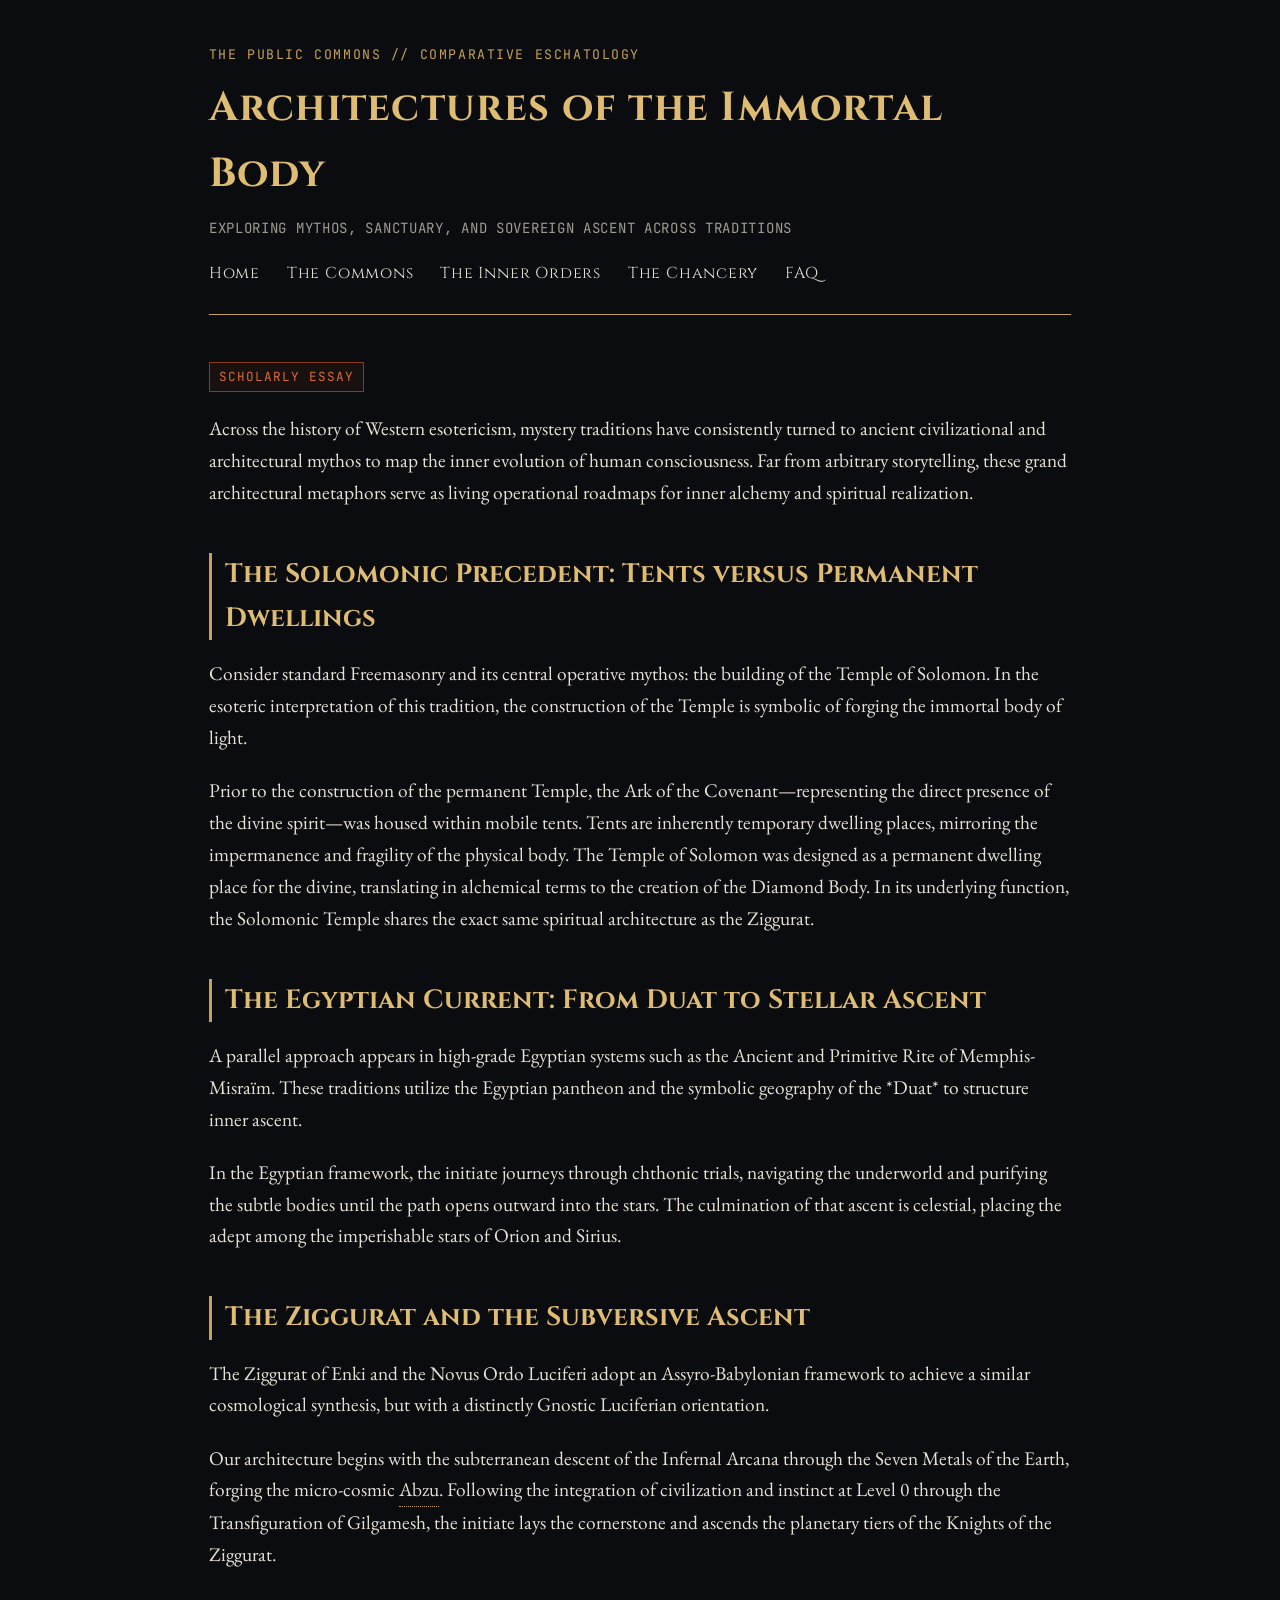
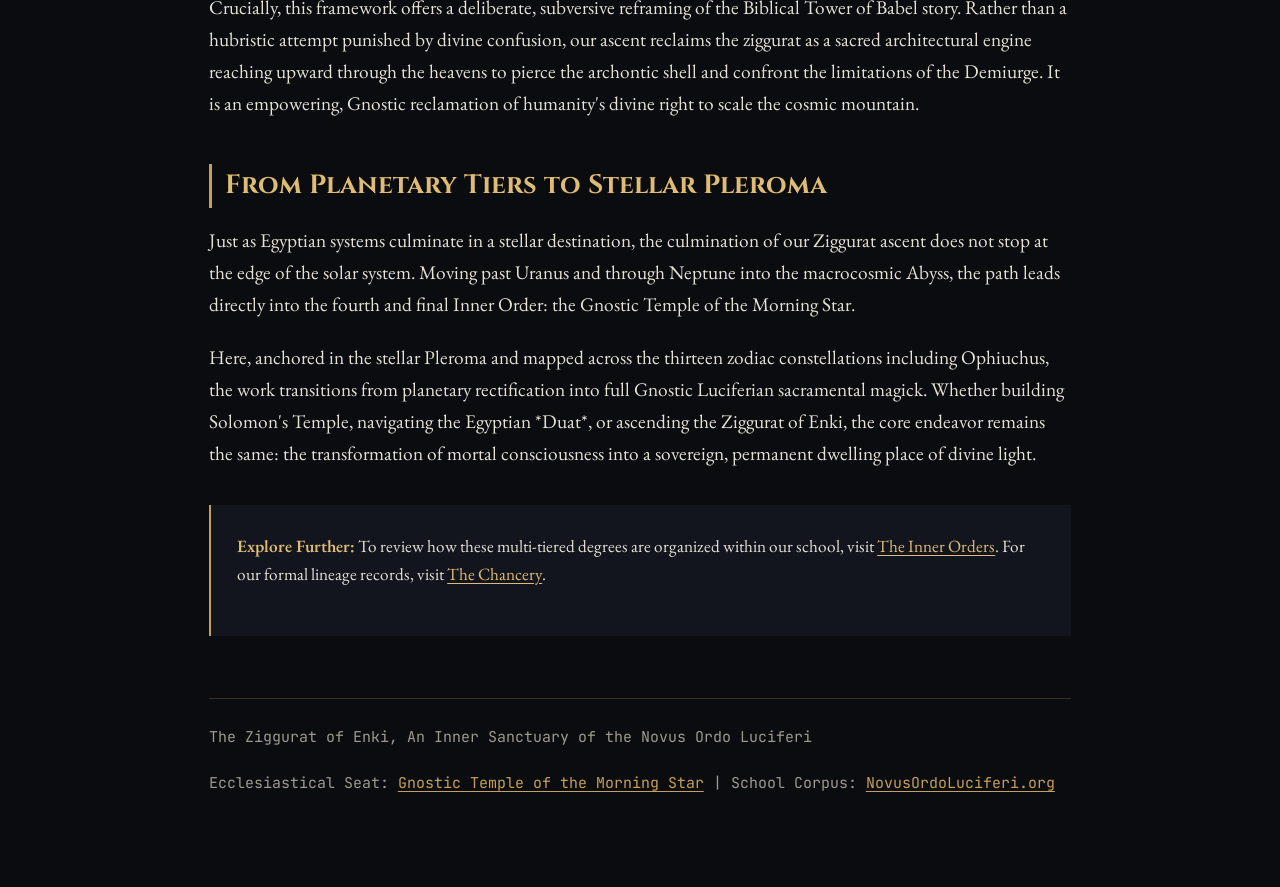
<file: comparative-mythos.html>
<!DOCTYPE html>
<html lang="en">
<head>
  <meta charset="utf-8">
  <meta name="viewport" content="width=device-width, initial-scale=1">
  <title>Comparative Mythos | Knights of the Ziggurat</title>
  <meta name="description" content="An exploration of comparative mythos in ritual work, examining Solomon's Temple, the Egyptian Duat, and the Assyro-Babylonian Ziggurat as architectures of the immortal body of light.">
  
  <!-- Google Fonts: Cinzel, EB Garamond, JetBrains Mono -->
  <link rel="preconnect" href="https://fonts.googleapis.com">
  <link rel="preconnect" href="https://fonts.gstatic.com" crossorigin>
  <link href="https://fonts.googleapis.com/css2?family=Cinzel:wght@500;700&family=EB+Garamond:ital,wght@0,400;0,600;1,400&family=JetBrains+Mono:wght@400;700&display=swap" rel="stylesheet">

  <link rel="stylesheet" href="styles.css">
</head>
<body>

  <div class="container">
    <header>
      <div class="kicker">The Public Commons // Comparative Eschatology</div>
      <h1>Architectures of the Immortal Body</h1>
      <div class="subtitle">Exploring Mythos, Sanctuary, and Sovereign Ascent Across Traditions</div>
      
      <nav>
        <a href="index.html">Home</a>
        <a href="commons.html">The Commons</a>
        <a href="sanctuary.html">The Inner Orders</a>
        <a href="claims.html">The Chancery</a>
        <a href="faq.html">FAQ</a>
      </nav>
    </header>

    <main>
      <span class="stamp">Scholarly Essay</span>
      
      <p class="lede">
        Across the history of Western esotericism, mystery traditions have consistently turned to ancient civilizational and architectural mythos to map the inner evolution of human consciousness. Far from arbitrary storytelling, these grand architectural metaphors serve as living operational roadmaps for inner alchemy and spiritual realization.
      </p>

      <h2>The Solomonic Precedent: Tents versus Permanent Dwellings</h2>
      <p>
        Consider standard Freemasonry and its central operative mythos: the building of the Temple of Solomon. In the esoteric interpretation of this tradition, the construction of the Temple is symbolic of forging the immortal body of light. 
      </p>
      
      <p>
        Prior to the construction of the permanent Temple, the Ark of the Covenant—representing the direct presence of the divine spirit—was housed within mobile tents. Tents are inherently temporary dwelling places, mirroring the impermanence and fragility of the physical body. The Temple of Solomon was designed as a permanent dwelling place for the divine, translating in alchemical terms to the creation of the Diamond Body. In its underlying function, the Solomonic Temple shares the exact same spiritual architecture as the Ziggurat.
      </p>

      <h2>The Egyptian Current: From Duat to Stellar Ascent</h2>
      <p>
        A parallel approach appears in high-grade Egyptian systems such as the Ancient and Primitive Rite of Memphis-Misraïm. These traditions utilize the Egyptian pantheon and the symbolic geography of the *Duat* to structure inner ascent. 
      </p>
      
      <p>
        In the Egyptian framework, the initiate journeys through chthonic trials, navigating the underworld and purifying the subtle bodies until the path opens outward into the stars. The culmination of that ascent is celestial, placing the adept among the imperishable stars of Orion and Sirius.
      </p>

      <h2>The Ziggurat and the Subversive Ascent</h2>
      <p>
        The Ziggurat of Enki and the Novus Ordo Luciferi adopt an Assyro-Babylonian framework to achieve a similar cosmological synthesis, but with a distinctly Gnostic Luciferian orientation. 
      </p>
      
      <p>
        Our architecture begins with the subterranean descent of the Infernal Arcana through the Seven Metals of the Earth, forging the micro-cosmic <span class="glossary-term" data-tooltip="Abzu (Microcosmic): In Mesopotamian cosmology, the primeval subterranean waters of wisdom and chthonic power within the Earth, representing the deep alchemical shadow and foundational laboratory explored in the Infernal Arcana.">Abzu</span>. Following the integration of civilization and instinct at Level 0 through the Transfiguration of Gilgamesh, the initiate lays the cornerstone and ascends the planetary tiers of the Knights of the Ziggurat.
      </p>
      
      <p>
        Crucially, this framework offers a deliberate, subversive reframing of the Biblical Tower of Babel story. Rather than a hubristic attempt punished by divine confusion, our ascent reclaims the ziggurat as a sacred architectural engine reaching upward through the heavens to pierce the archontic shell and confront the limitations of the Demiurge. It is an empowering, Gnostic reclamation of humanity's divine right to scale the cosmic mountain.
      </p>

      <h2>From Planetary Tiers to Stellar Pleroma</h2>
      <p>
        Just as Egyptian systems culminate in a stellar destination, the culmination of our Ziggurat ascent does not stop at the edge of the solar system. Moving past Uranus and through Neptune into the macrocosmic Abyss, the path leads directly into the fourth and final Inner Order: the Gnostic Temple of the Morning Star. 
      </p>
      
      <p>
        Here, anchored in the stellar Pleroma and mapped across the thirteen zodiac constellations including Ophiuchus, the work transitions from planetary rectification into full Gnostic Luciferian sacramental magick. Whether building Solomon's Temple, navigating the Egyptian *Duat*, or ascending the Ziggurat of Enki, the core endeavor remains the same: the transformation of mortal consciousness into a sovereign, permanent dwelling place of divine light.
      </p>

      <div class="chancery-box" style="margin-top: 2rem;">
        <p>
          <strong>Explore Further:</strong> To review how these multi-tiered degrees are organized within our school, visit <a href="sanctuary.html">The Inner Orders</a>. For our formal lineage records, visit <a href="claims.html">The Chancery</a>.
        </p>
      </div>

    </main>

    <footer>
      <p>The Ziggurat of Enki, An Inner Sanctuary of the Novus Ordo Luciferi</p>
      <p>Ecclesiastical Seat: <a href="https://www.gnosticluciferian.org" target="_blank" rel="noopener">Gnostic Temple of the Morning Star</a> | School Corpus: <a href="https://novusordoluciferi.org" target="_blank" rel="noopener">NovusOrdoLuciferi.org</a></p>
    </footer>
  </div>

</body>
</html>
</file>
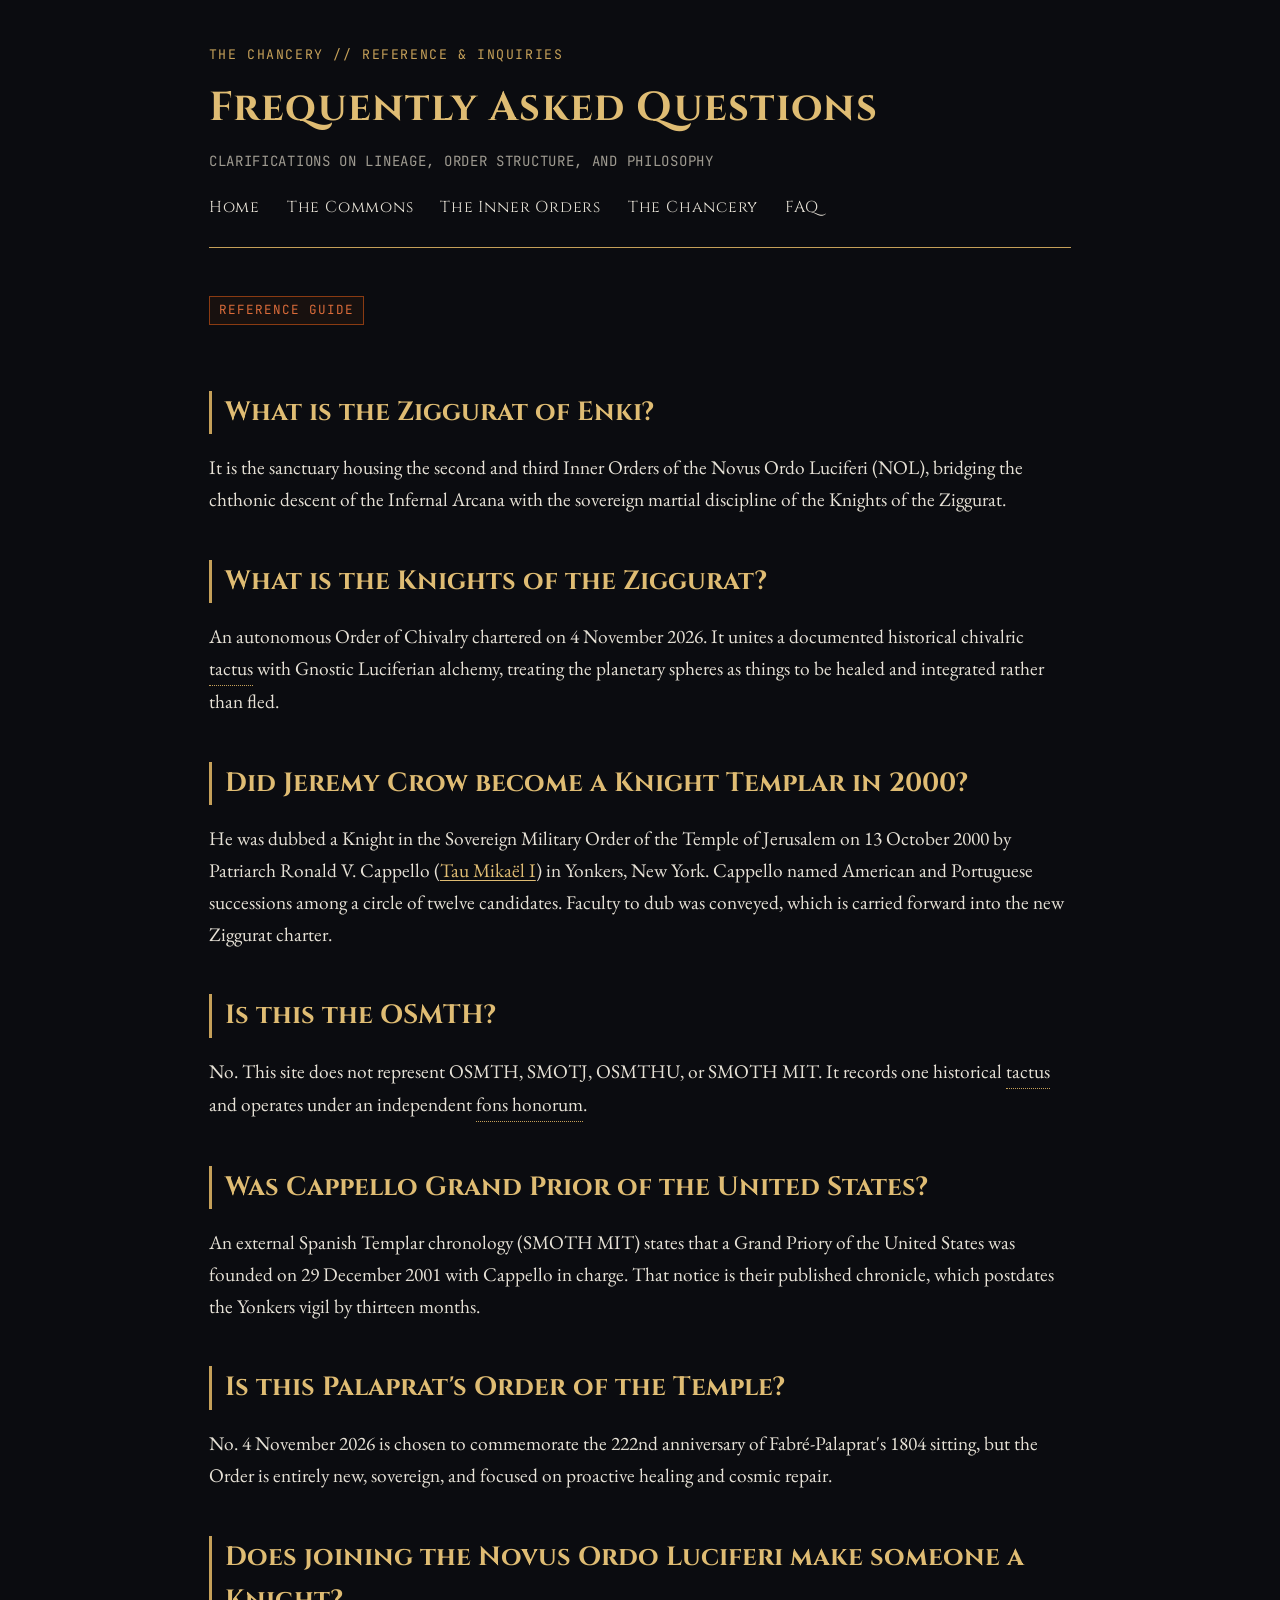
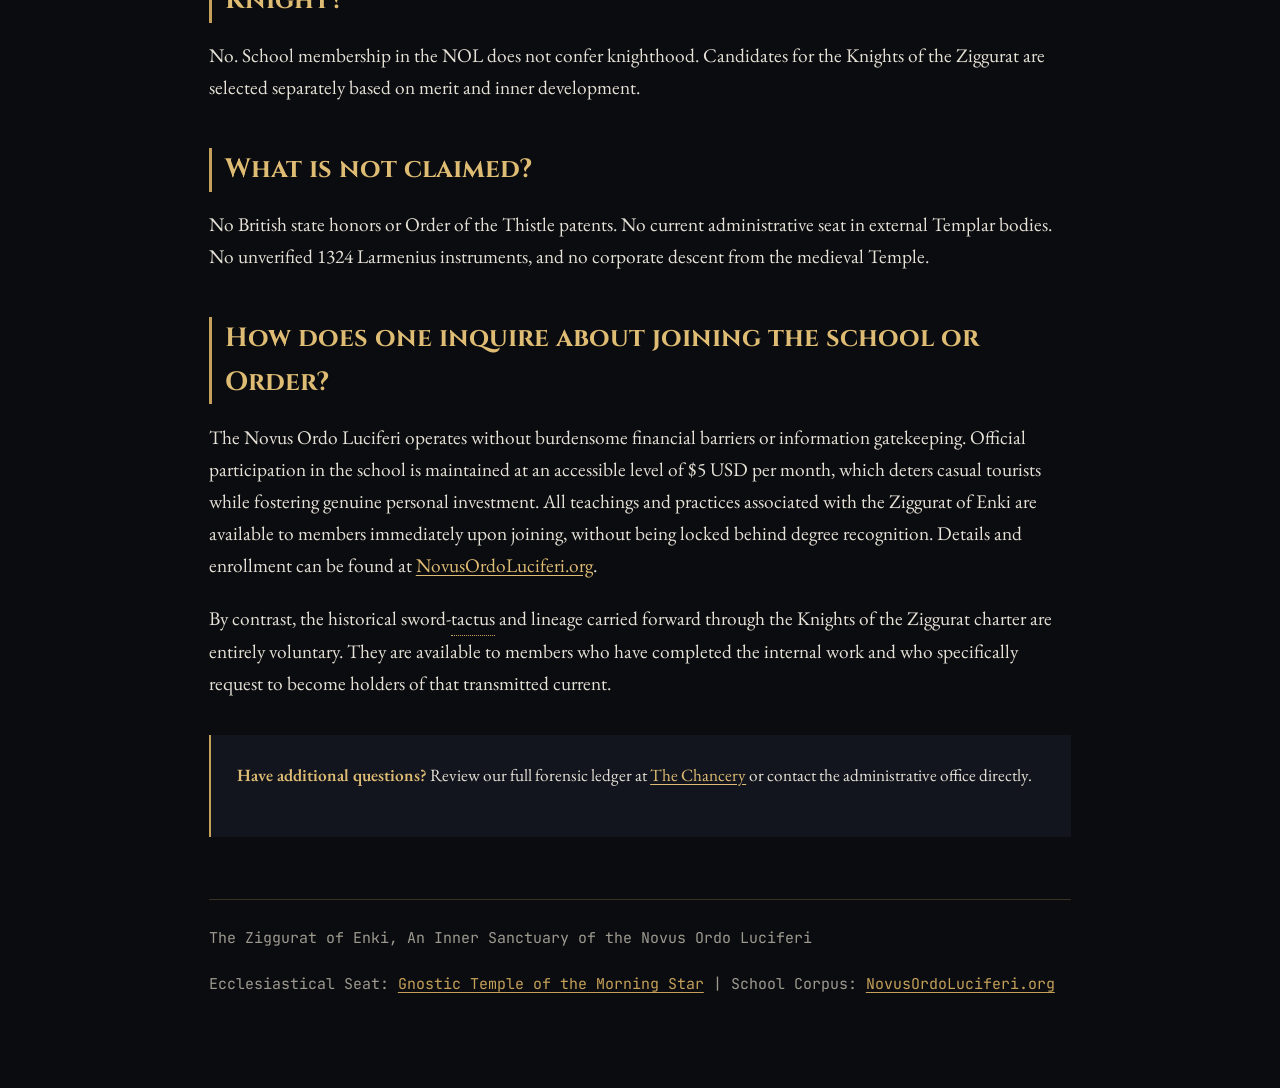
<file: faq.html>
<!DOCTYPE html>
<html lang="en">
<head>
  <meta charset="utf-8">
  <meta name="viewport" content="width=device-width, initial-scale=1">
  <title>FAQ | Knights of the Ziggurat</title>
  <meta name="description" content="Frequently asked questions about the Knights of the Ziggurat, the Novus Ordo Luciferi, chivalric tactus, and our historical records.">
  
  <!-- Google Fonts: Cinzel, EB Garamond, JetBrains Mono -->
  <link rel="preconnect" href="https://fonts.googleapis.com">
  <link rel="preconnect" href="https://fonts.gstatic.com" crossorigin>
  <link href="https://fonts.googleapis.com/css2?family=Cinzel:wght@500;700&family=EB+Garamond:ital,wght@0,400;0,600;1,400&family=JetBrains+Mono:wght@400;700&display=swap" rel="stylesheet">

  <link rel="stylesheet" href="styles.css">

  <!-- FAQ Schema Markup for AI Crawlers and Search Engines -->
  <script type="application/ld+json">
  {
    "@context": "https://schema.org",
    "@type": "FAQPage",
    "mainEntity": [
      {
        "@type": "Question",
        "name": "What is the Ziggurat of Enki?",
        "acceptedAnswer": {
          "@type": "Answer",
          "text": "The Ziggurat of Enki houses the second and third Inner Orders of the Novus Ordo Luciferi, uniting the Infernal Arcana with the Knights of the Ziggurat for alchemical sovereignty and cosmic repair."
        }
      },
      {
        "@type": "Question",
        "name": "Is this Order affiliated with OSMTH?",
        "acceptedAnswer": {
          "@type": "Answer",
          "text": "No. The site records a documented 2000 chivalric accolade conferred under that name by Patriarch Ronald V. Cappello, but the Knights of the Ziggurat operates as an autonomous sovereign order under its own 2026 charter."
        }
      }
    ]
  }
  </script>
</head>
<body>

  <div class="container">
    <header>
      <div class="kicker">The Chancery // Reference &amp; Inquiries</div>
      <h1>Frequently Asked Questions</h1>
      <div class="subtitle">Clarifications on Lineage, Order Structure, and Philosophy</div>
      
      <nav>
  <a href="index.html">Home</a>
  <a href="commons.html">The Commons</a>
  <a href="sanctuary.html">The Inner Orders</a>
  <a href="claims.html">The Chancery</a>
  <a href="faq.html">FAQ</a>
</nav>

    </header>

    <main>
      <span class="stamp">Reference Guide</span>
      
      <h2>What is the Ziggurat of Enki?</h2>
      <p>
        It is the sanctuary housing the second and third Inner Orders of the Novus Ordo Luciferi (NOL), bridging the chthonic descent of the Infernal Arcana with the sovereign martial discipline of the Knights of the Ziggurat.
      </p>

      <h2>What is the Knights of the Ziggurat?</h2>
      <p>
        An autonomous Order of Chivalry chartered on 4 November 2026. It unites a documented historical chivalric <span class="glossary-term" data-tooltip="Tactus: The physical touch or accolade, such as the strike of the sword or laying on of hands, transmitting a living initiatory or chivalric current from person to person.">tactus</span> with Gnostic Luciferian alchemy, treating the planetary spheres as things to be healed and integrated rather than fled.
      </p>

      <h2>Did Jeremy Crow become a Knight Templar in 2000?</h2>
      <p>
        He was dubbed a Knight in the Sovereign Military Order of the Temple of Jerusalem on 13 October 2000 by Patriarch Ronald V. Cappello (<a href="cappello.html">Tau Mikaël I</a>) in Yonkers, New York. Cappello named American and Portuguese successions among a circle of twelve candidates. Faculty to dub was conveyed, which is carried forward into the new Ziggurat charter.
      </p>

      <h2>Is this the OSMTH?</h2>
      <p>
        No. This site does not represent OSMTH, SMOTJ, OSMTHU, or SMOTH MIT. It records one historical <span class="glossary-term" data-tooltip="Tactus: The physical touch or accolade, such as the strike of the sword or laying on of hands, transmitting a living initiatory or chivalric current from person to person.">tactus</span> and operates under an independent <span class="glossary-term" data-tooltip="Fons honorum: The sovereign or episcopal authority recognized as legitimate to create new orders of knighthood and confer honors.">fons honorum</span>.
      </p>

      <h2>Was Cappello Grand Prior of the United States?</h2>
      <p>
        An external Spanish Templar chronology (SMOTH MIT) states that a Grand Priory of the United States was founded on 29 December 2001 with Cappello in charge. That notice is their published chronicle, which postdates the Yonkers vigil by thirteen months.
      </p>

      <h2>Is this Palaprat's Order of the Temple?</h2>
      <p>
        No. 4 November 2026 is chosen to commemorate the 222nd anniversary of Fabré-Palaprat's 1804 sitting, but the Order is entirely new, sovereign, and focused on proactive healing and cosmic repair.
      </p>

      <h2>Does joining the Novus Ordo Luciferi make someone a Knight?</h2>
      <p>
        No. School membership in the NOL does not confer knighthood. Candidates for the Knights of the Ziggurat are selected separately based on merit and inner development.
      </p>

      <h2>What is not claimed?</h2>
      <p>
        No British state honors or Order of the Thistle patents. No current administrative seat in external Templar bodies. No unverified 1324 Larmenius instruments, and no corporate descent from the medieval Temple.
      </p>

                   <h2>How does one inquire about joining the school or Order?</h2>
      <p>
        The Novus Ordo Luciferi operates without burdensome financial barriers or information gatekeeping. Official participation in the school is maintained at an accessible level of $5 USD per month, which deters casual tourists while fostering genuine personal investment. All teachings and practices associated with the Ziggurat of Enki are available to members immediately upon joining, without being locked behind degree recognition. Details and enrollment can be found at <a href="https://novusordoluciferi.org" target="_blank" rel="noopener">NovusOrdoLuciferi.org</a>.
      </p>
      <p>
        By contrast, the historical sword-<span class="glossary-term" data-tooltip="Tactus: The physical touch or accolade, such as the strike of the sword or laying on of hands, transmitting a living initiatory or chivalric current from person to person.">tactus</span> and lineage carried forward through the Knights of the Ziggurat charter are entirely voluntary. They are available to members who have completed the internal work and who specifically request to become holders of that transmitted current.
      </p>




      <div class="chancery-box" style="margin-top: 2rem;">
        <p>
          <strong>Have additional questions?</strong> Review our full forensic ledger at <a href="claims.html">The Chancery</a> or contact the administrative office directly.
        </p>
      </div>

    </main>

    <footer>
      <p>The Ziggurat of Enki, An Inner Sanctuary of the Novus Ordo Luciferi</p>
      <p>Ecclesiastical Seat: <a href="https://www.gnosticluciferian.org" target="_blank" rel="noopener">Gnostic Temple of the Morning Star</a> | School Corpus: <a href="https://novusordoluciferi.org" target="_blank" rel="noopener">NovusOrdoLuciferi.org</a></p>
    </footer>
  </div>

</body>
</html>
</file>
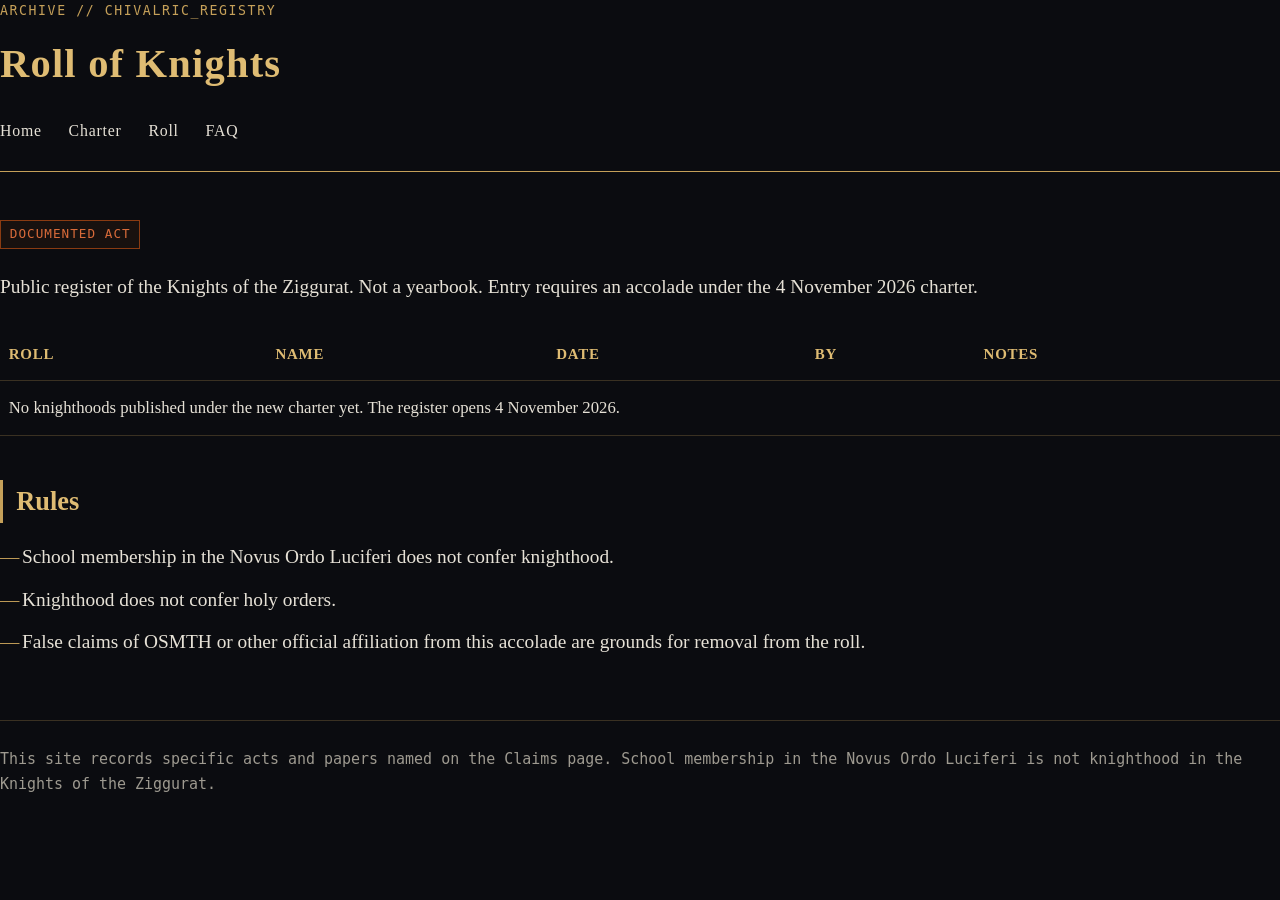
<file: knights.html>
<!DOCTYPE html>
<html lang="en">
<head>
  <meta charset="utf-8">
  <meta name="viewport" content="width=device-width, initial-scale=1">
  <title>Roll of Knights | Knights of the Ziggurat</title>
  <link rel="stylesheet" href="styles.css">
</head>
<body>
<header>
  <div class="kicker">ARCHIVE // CHIVALRIC_REGISTRY</div>
  <h1>Roll of Knights</h1>
  <nav>
    <a href="index.html">Home</a>
    <a href="charter.html">Charter</a>
    <a href="knights.html">Roll</a>
    <a href="faq.html">FAQ</a>
  </nav>
</header>
<main>
  <span class="stamp">Documented act</span>
  <p>Public register of the Knights of the Ziggurat. Not a yearbook. Entry requires an accolade under the 4 November 2026 charter.</p>
  <table>
    <thead>
      <tr><th>Roll</th><th>Name</th><th>Date</th><th>By</th><th>Notes</th></tr>
    </thead>
    <tbody>
      <tr>
        <td colspan="5">No knighthoods published under the new charter yet. The register opens 4 November 2026.</td>
      </tr>
    </tbody>
  </table>
  <h2>Rules</h2>
  <ul>
    <li>School membership in the Novus Ordo Luciferi does not confer knighthood.</li>
    <li>Knighthood does not confer holy orders.</li>
    <li>False claims of OSMTH or other official affiliation from this accolade are grounds for removal from the roll.</li>
  </ul>
</main>
<footer>
  This site records specific acts and papers named on the Claims page. School membership in the Novus Ordo Luciferi is not knighthood in the Knights of the Ziggurat.
</footer>
</body>
</html>
</file>
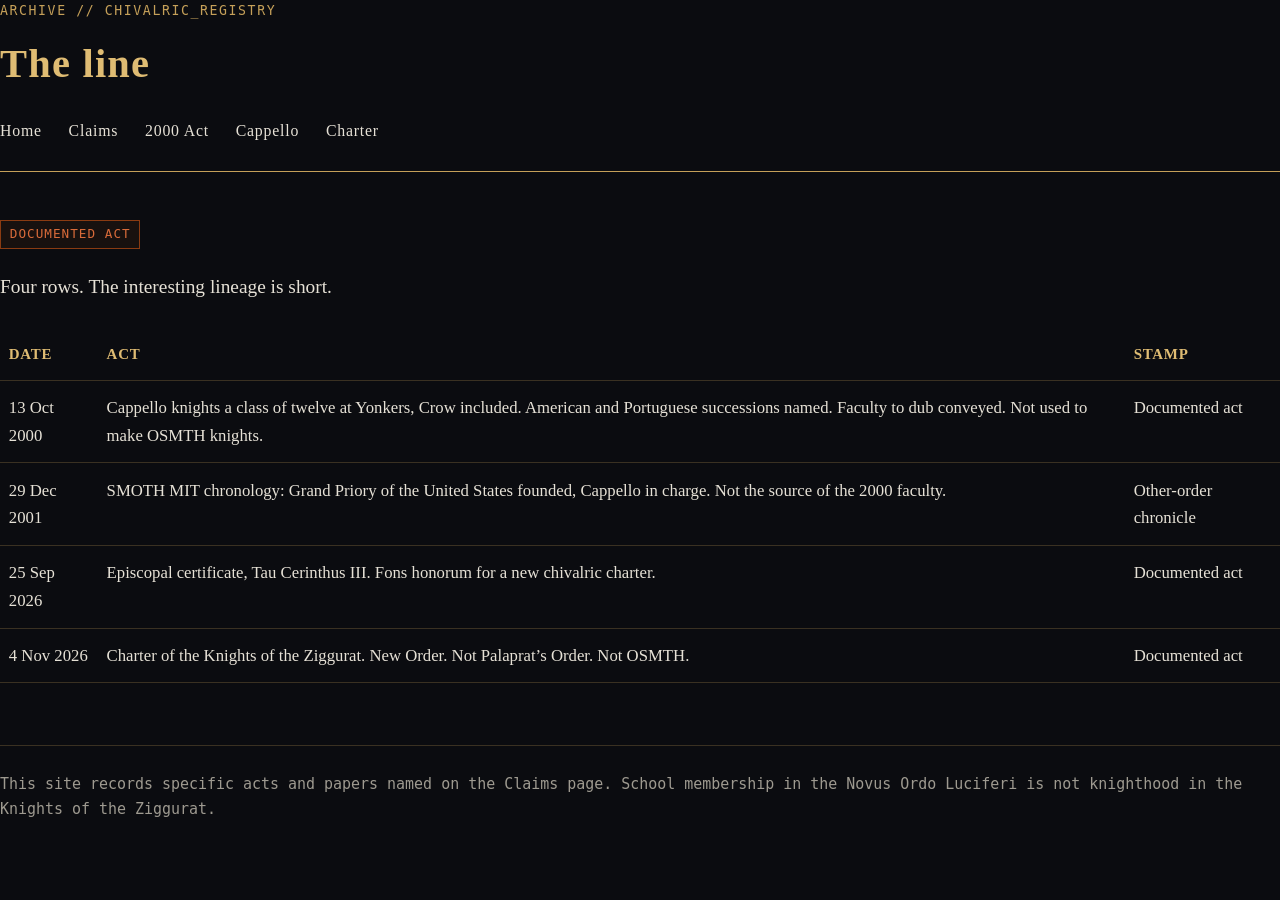
<file: line.html>
<!DOCTYPE html>
<html lang="en">
<head>
  <meta charset="utf-8">
  <meta name="viewport" content="width=device-width, initial-scale=1">
  <title>The Line | Knights of the Ziggurat</title>
  <link rel="stylesheet" href="styles.css">
</head>
<body>
<header>
  <div class="kicker">ARCHIVE // CHIVALRIC_REGISTRY</div>
  <h1>The line</h1>
  <nav>
    <a href="index.html">Home</a>
    <a href="claims.html">Claims</a>
    <a href="2000.html">2000 Act</a>
    <a href="cappello.html">Cappello</a>
    <a href="charter.html">Charter</a>
  </nav>
</header>
<main>
  <span class="stamp">Documented act</span>
  <p>Four rows. The interesting lineage is short.</p>
  <table>
    <thead>
      <tr><th>Date</th><th>Act</th><th>Stamp</th></tr>
    </thead>
    <tbody>
      <tr>
        <td>13 Oct 2000</td>
        <td>Cappello knights a class of twelve at Yonkers, Crow included. American and Portuguese successions named. Faculty to dub conveyed. Not used to make OSMTH knights.</td>
        <td>Documented act</td>
      </tr>
      <tr>
        <td>29 Dec 2001</td>
        <td>SMOTH MIT chronology: Grand Priory of the United States founded, Cappello in charge. Not the source of the 2000 faculty.</td>
        <td>Other-order chronicle</td>
      </tr>
      <tr>
        <td>25 Sep 2026</td>
        <td>Episcopal certificate, Tau Cerinthus III. Fons honorum for a new chivalric charter.</td>
        <td>Documented act</td>
      </tr>
      <tr>
        <td>4 Nov 2026</td>
        <td>Charter of the Knights of the Ziggurat. New Order. Not Palaprat’s Order. Not OSMTH.</td>
        <td>Documented act</td>
      </tr>
    </tbody>
  </table>
</main>
<footer>
  This site records specific acts and papers named on the Claims page. School membership in the Novus Ordo Luciferi is not knighthood in the Knights of the Ziggurat.
</footer>
</body>
</html>
</file>
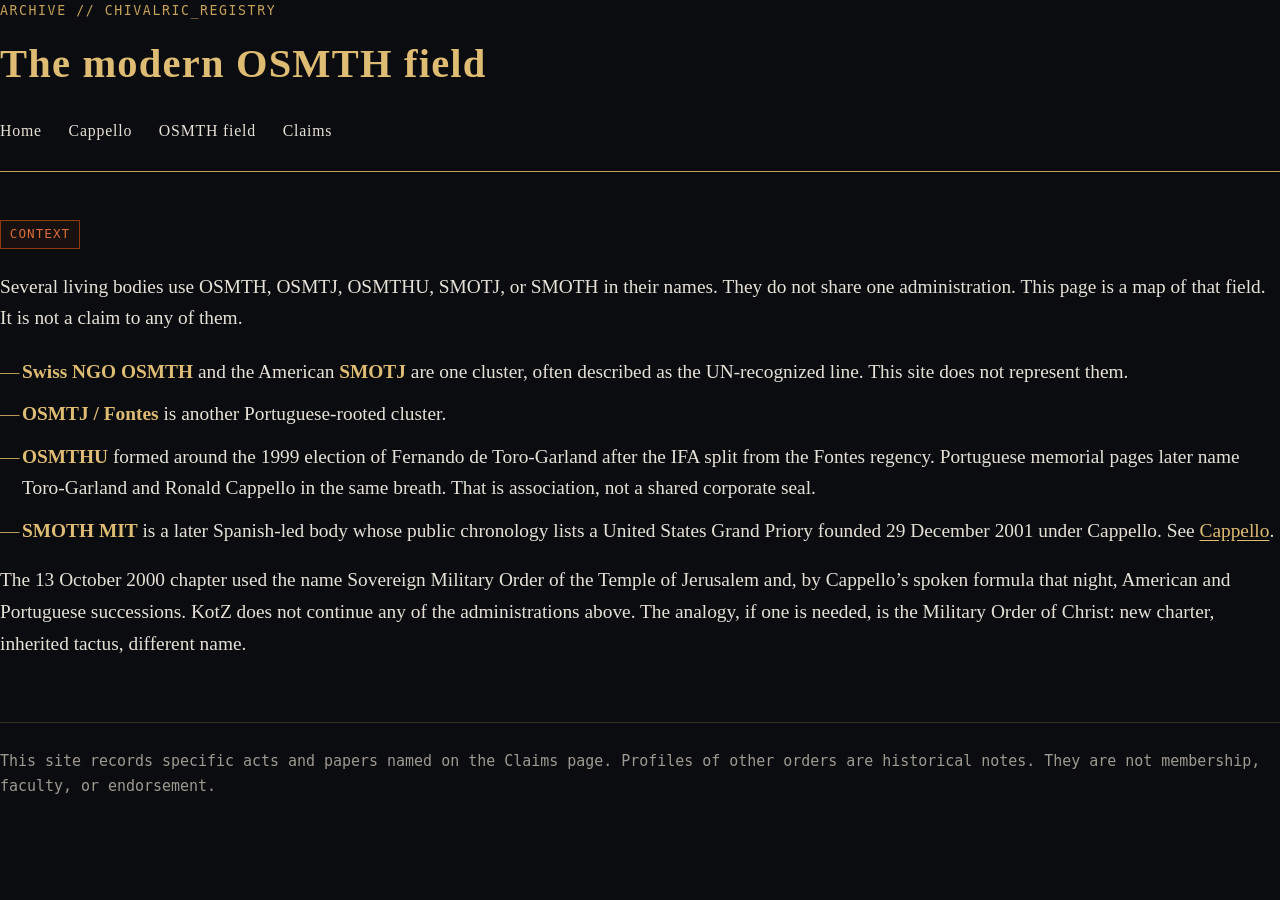
<file: orders-osmtj.html>
<!DOCTYPE html>
<html lang="en">
<head>
  <meta charset="utf-8">
  <meta name="viewport" content="width=device-width, initial-scale=1">
  <title>The modern OSMTH field | Knights of the Ziggurat</title>
  <link rel="stylesheet" href="styles.css">
</head>
<body>
<header>
  <div class="kicker">ARCHIVE // CHIVALRIC_REGISTRY</div>
  <h1>The modern OSMTH field</h1>
  <nav>
    <a href="index.html">Home</a>
    <a href="cappello.html">Cappello</a>
    <a href="orders-osmtj.html">OSMTH field</a>
    <a href="claims.html">Claims</a>
  </nav>
</header>
<main>
  <span class="stamp">Context</span>
  <p>Several living bodies use OSMTH, OSMTJ, OSMTHU, SMOTJ, or SMOTH in their names. They do not share one administration. This page is a map of that field. It is not a claim to any of them.</p>
  <ul>
    <li><strong>Swiss NGO OSMTH</strong> and the American <strong>SMOTJ</strong> are one cluster, often described as the UN-recognized line. This site does not represent them.</li>
    <li><strong>OSMTJ / Fontes</strong> is another Portuguese-rooted cluster.</li>
    <li><strong>OSMTHU</strong> formed around the 1999 election of Fernando de Toro-Garland after the IFA split from the Fontes regency. Portuguese memorial pages later name Toro-Garland and Ronald Cappello in the same breath. That is association, not a shared corporate seal.</li>
    <li><strong>SMOTH MIT</strong> is a later Spanish-led body whose public chronology lists a United States Grand Priory founded 29 December 2001 under Cappello. See <a href="cappello.html">Cappello</a>.</li>
  </ul>
  <p>The 13 October 2000 chapter used the name Sovereign Military Order of the Temple of Jerusalem and, by Cappello’s spoken formula that night, American and Portuguese successions. KotZ does not continue any of the administrations above. The analogy, if one is needed, is the Military Order of Christ: new charter, inherited tactus, different name.</p>
</main>
<footer>
  This site records specific acts and papers named on the Claims page. Profiles of other orders are historical notes. They are not membership, faculty, or endorsement.
</footer>
</body>
</html>
</file>
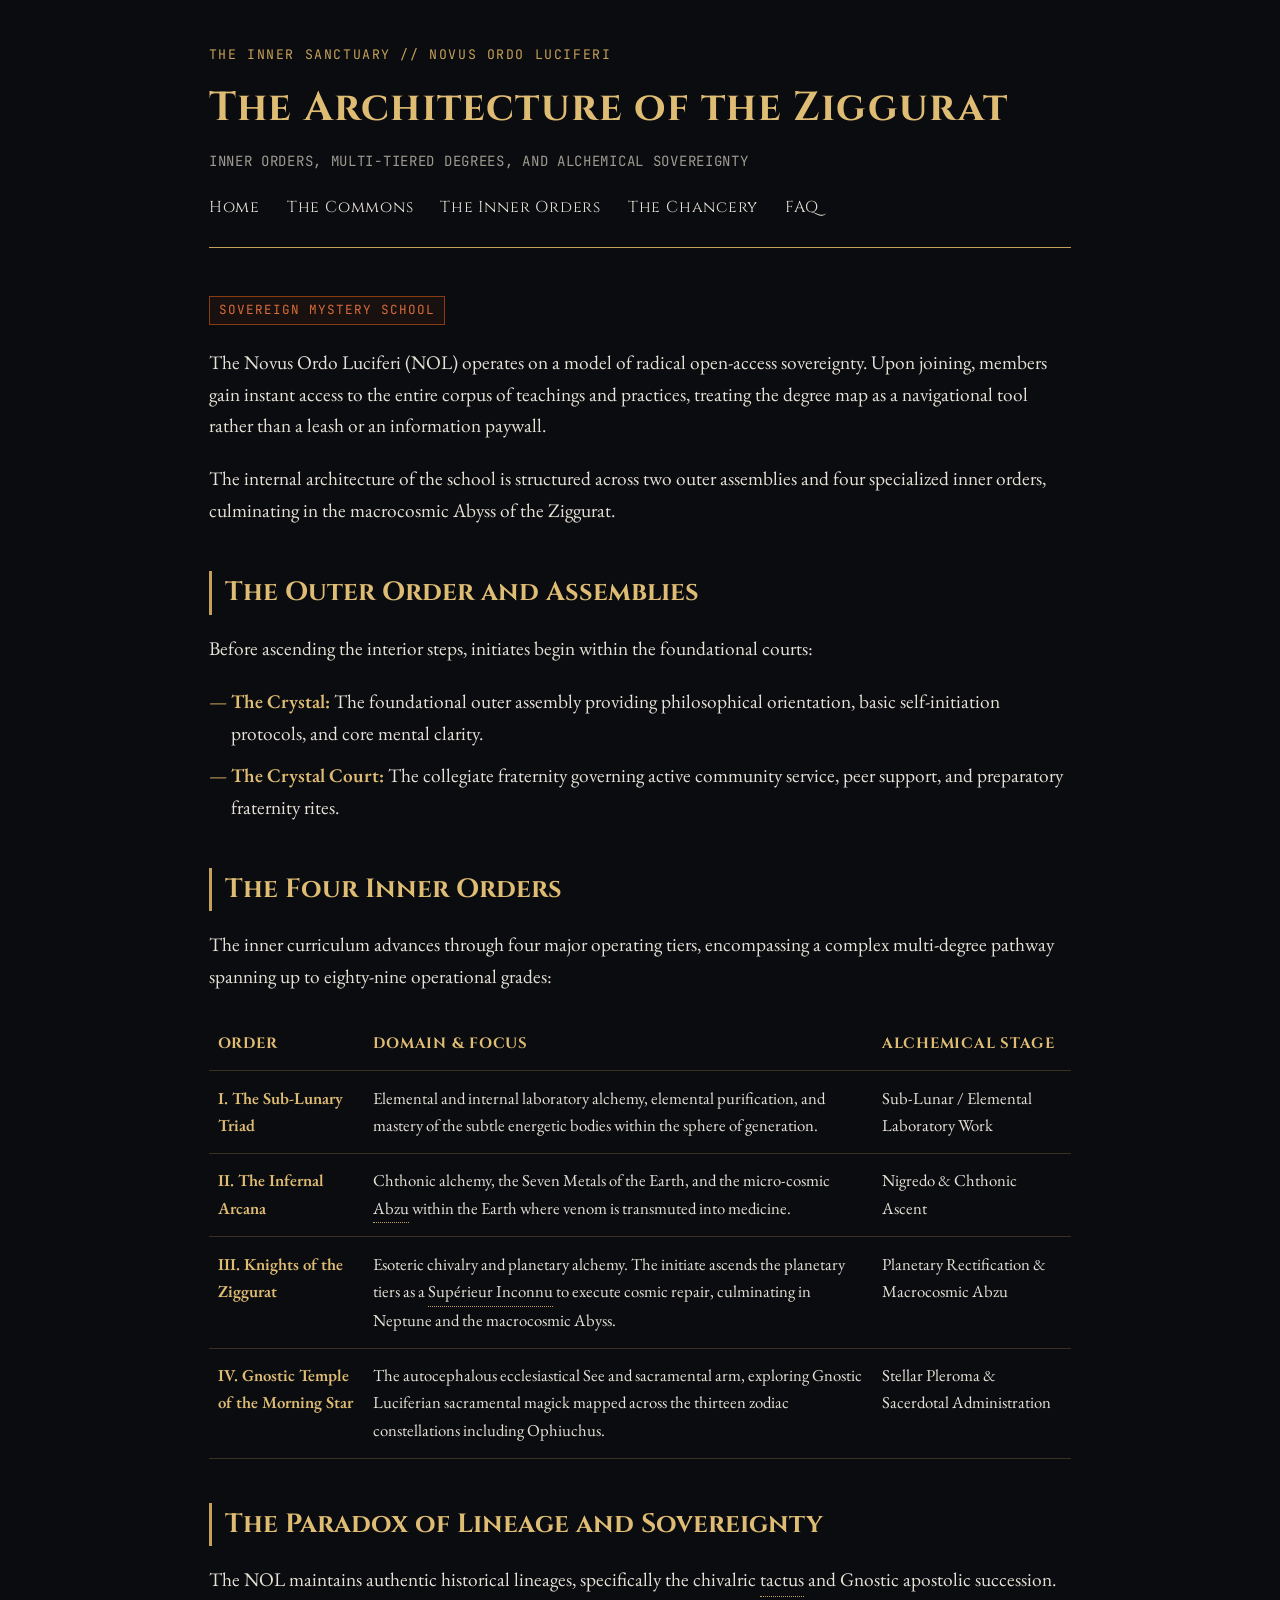
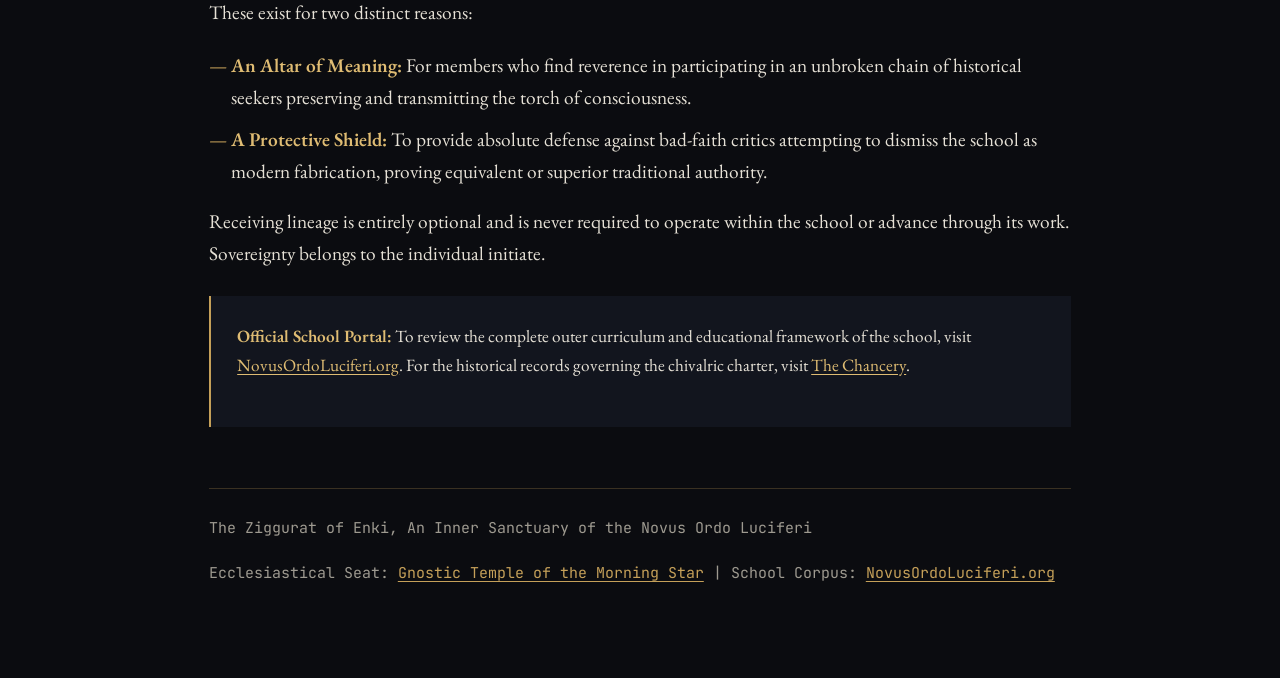
<file: sanctuary.html>
<!DOCTYPE html>
<html lang="en">
<head>
  <meta charset="utf-8">
  <meta name="viewport" content="width=device-width, initial-scale=1">
  <title>The Inner Sanctuary | Novus Ordo Luciferi &amp; Ziggurat</title>
  <meta name="description" content="Explore the multi-tiered architecture of the Novus Ordo Luciferi, from the Sub-Lunary Triad and Infernal Arcana to the Knights of the Ziggurat and the Gnostic Temple of the Morning Star.">
  
  <!-- Google Fonts: Cinzel, EB Garamond, JetBrains Mono -->
  <link rel="preconnect" href="https://fonts.googleapis.com">
  <link rel="preconnect" href="https://fonts.gstatic.com" crossorigin>
  <link href="https://fonts.googleapis.com/css2?family=Cinzel:wght@500;700&family=EB+Garamond:ital,wght@0,400;0,600;1,400&family=JetBrains+Mono:wght@400;700&display=swap" rel="stylesheet">

  <link rel="stylesheet" href="styles.css">
</head>
<body>

  <div class="container">
    <header>
      <div class="kicker">The Inner Sanctuary // Novus Ordo Luciferi</div>
      <h1>The Architecture of the Ziggurat</h1>
      <div class="subtitle">Inner Orders, Multi-Tiered Degrees, and Alchemical Sovereignty</div>
      
      <nav>
  <a href="index.html">Home</a>
  <a href="commons.html">The Commons</a>
  <a href="sanctuary.html">The Inner Orders</a>
  <a href="claims.html">The Chancery</a>
  <a href="faq.html">FAQ</a>
</nav>

    </header>

    <main>
      <span class="stamp">Sovereign Mystery School</span>
      
      <p class="lede">
        The Novus Ordo Luciferi (NOL) operates on a model of radical open-access sovereignty. Upon joining, members gain instant access to the entire corpus of teachings and practices, treating the degree map as a navigational tool rather than a leash or an information paywall.
      </p>

      <p>
        The internal architecture of the school is structured across two outer assemblies and four specialized inner orders, culminating in the macrocosmic Abyss of the Ziggurat.
      </p>

      <h2>The Outer Order and Assemblies</h2>
      <p>
        Before ascending the interior steps, initiates begin within the foundational courts:
      </p>
      <ul>
        <li>
          <strong>The Crystal:</strong> The foundational outer assembly providing philosophical orientation, basic self-initiation protocols, and core mental clarity.
        </li>
        <li>
          <strong>The Crystal Court:</strong> The collegiate fraternity governing active community service, peer support, and preparatory fraternity rites.
        </li>
      </ul>

      <h2>The Four Inner Orders</h2>
      <p>
        The inner curriculum advances through four major operating tiers, encompassing a complex multi-degree pathway spanning up to eighty-nine operational grades:
      </p>

      <table>
        <thead>
          <tr>
            <th>Order</th>
            <th>Domain &amp; Focus</th>
            <th>Alchemical Stage</th>
          </tr>
        </thead>
        <tbody>
          <tr>
            <td><strong>I. The Sub-Lunary Triad</strong></td>
            <td>Elemental and internal laboratory alchemy, elemental purification, and mastery of the subtle energetic bodies within the sphere of generation.</td>
            <td>Sub-Lunar / Elemental Laboratory Work</td>
          </tr>
          <tr>
            <td><strong>II. The Infernal Arcana</strong></td>
            <td>Chthonic alchemy, the Seven Metals of the Earth, and the micro-cosmic <span class="glossary-term" data-tooltip="Abzu (Microcosmic): In Mesopotamian cosmology, the primeval subterranean waters of wisdom and chthonic power within the Earth, representing the deep alchemical shadow and foundational laboratory explored in the Infernal Arcana.">Abzu</span> within the Earth where venom is transmuted into medicine.</td>
            <td>Nigredo &amp; Chthonic Ascent</td>
          </tr>
          <tr>
            <td><strong>III. Knights of the Ziggurat</strong></td>
            <td>Esoteric chivalry and planetary alchemy. The initiate ascends the planetary tiers as a <span class="glossary-term" data-tooltip="Supérieur Inconnu: The unknown superior or master artisan; a Martinist and Rosicrucian archetype of the adept who works quietly behind the scenes to heal and reintegrate consciousness without seeking worldly rank.">Supérieur Inconnu</span> to execute cosmic repair, culminating in Neptune and the macrocosmic Abyss.</td>
            <td>Planetary Rectification &amp; Macrocosmic Abzu</td>
          </tr>
          <tr>
            <td><strong>IV. Gnostic Temple of the Morning Star</strong></td>
            <td>The autocephalous ecclesiastical See and sacramental arm, exploring Gnostic Luciferian sacramental magick mapped across the thirteen zodiac constellations including Ophiuchus.</td>
            <td>Stellar Pleroma &amp; Sacerdotal Administration</td>
          </tr>
        </tbody>
      </table>

      <h2>The Paradox of Lineage and Sovereignty</h2>
      <p>
        The NOL maintains authentic historical lineages, specifically the chivalric <span class="glossary-term" data-tooltip="Tactus: The physical touch or accolade, such as the strike of the sword or laying on of hands, transmitting a living initiatory or chivalric current from person to person.">tactus</span> and Gnostic apostolic succession. These exist for two distinct reasons:
      </p>
      
      <ul>
        <li>
          <strong>An Altar of Meaning:</strong> For members who find reverence in participating in an unbroken chain of historical seekers preserving and transmitting the torch of consciousness.
        </li>
        <li>
          <strong>A Protective Shield:</strong> To provide absolute defense against bad-faith critics attempting to dismiss the school as modern fabrication, proving equivalent or superior traditional authority.
        </li>
      </ul>

      <p>
        Receiving lineage is entirely optional and is never required to operate within the school or advance through its work. Sovereignty belongs to the individual initiate.
      </p>

      <div class="chancery-box">
        <p>
          <strong>Official School Portal:</strong> To review the complete outer curriculum and educational framework of the school, visit <a href="https://novusordoluciferi.org" target="_blank" rel="noopener">NovusOrdoLuciferi.org</a>. For the historical records governing the chivalric charter, visit <a href="claims.html">The Chancery</a>.
        </p>
      </div>

    </main>

    <footer>
      <p>The Ziggurat of Enki, An Inner Sanctuary of the Novus Ordo Luciferi</p>
      <p>Ecclesiastical Seat: <a href="https://www.gnosticluciferian.org" target="_blank" rel="noopener">Gnostic Temple of the Morning Star</a> | School Corpus: <a href="https://novusordoluciferi.org" target="_blank" rel="noopener">NovusOrdoLuciferi.org</a></p>
    </footer>
  </div>

</body>
</html>
</file>
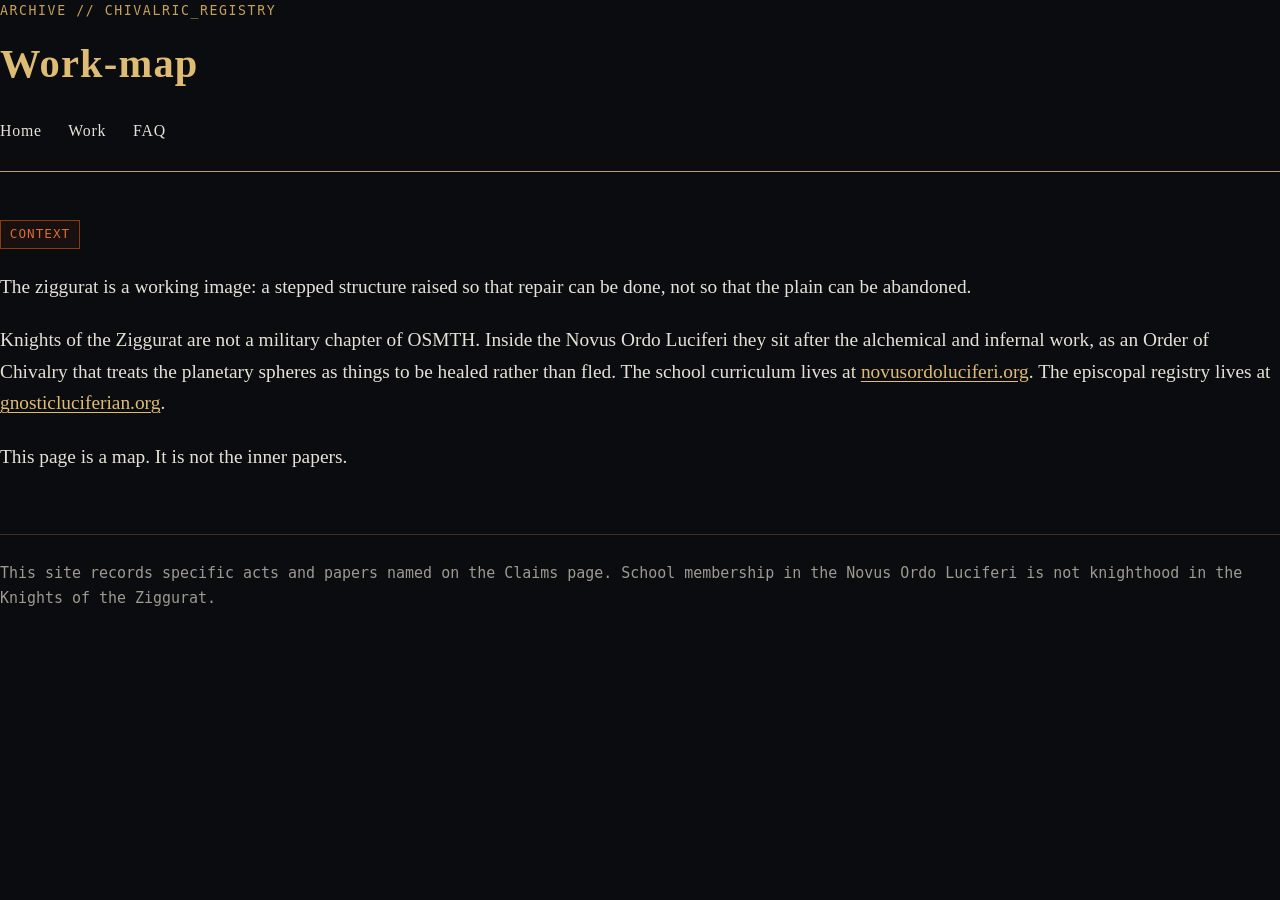
<file: work.html>
<!DOCTYPE html>
<html lang="en">
<head>
  <meta charset="utf-8">
  <meta name="viewport" content="width=device-width, initial-scale=1">
  <title>Work | Knights of the Ziggurat</title>
  <link rel="stylesheet" href="styles.css">
</head>
<body>
<header>
  <div class="kicker">ARCHIVE // CHIVALRIC_REGISTRY</div>
  <h1>Work-map</h1>
  <nav>
    <a href="index.html">Home</a>
    <a href="work.html">Work</a>
    <a href="faq.html">FAQ</a>
  </nav>
</header>
<main>
  <span class="stamp">Context</span>
  <p>The ziggurat is a working image: a stepped structure raised so that repair can be done, not so that the plain can be abandoned.</p>
  <p>Knights of the Ziggurat are not a military chapter of OSMTH. Inside the Novus Ordo Luciferi they sit after the alchemical and infernal work, as an Order of Chivalry that treats the planetary spheres as things to be healed rather than fled. The school curriculum lives at <a href="https://novusordoluciferi.org">novusordoluciferi.org</a>. The episcopal registry lives at <a href="https://www.gnosticluciferian.org/">gnosticluciferian.org</a>.</p>
  <p>This page is a map. It is not the inner papers.</p>
</main>
<footer>
  This site records specific acts and papers named on the Claims page. School membership in the Novus Ordo Luciferi is not knighthood in the Knights of the Ziggurat.
</footer>
</body>
</html>
</file>
<file: styles.css>
/* =================================================================at
   ZIGGURAT OF ENKI // THE ALCHEMICAL ARMORY & CHANCERY
   Stylesheet: Obsidian, Lapis, and Burnished Bronze
   ================================================================== */

:root {
  --bg-deep: #0b0c10;
  --bg-surface: #12151e;
  --bg-card: #181c28;
  --border-bronze: #c5a059;
  --border-dim: rgba(197, 160, 89, 0.25);
  --lapis: #26619c;
  --lapis-glow: rgba(38, 97, 156, 0.4);
  --text-main: #e6e1d6;
  --text-muted: #9e9a90;
  --accent-gold: #dfbc73;
  --stamp-border: #8a3b12;
  --stamp-text: #d96b3a;
  
  --font-heading: 'Cinzel', 'Times New Roman', serif;
  --font-body: 'EB Garamond', Garamond, Georgia, serif;
  --font-mono: 'JetBrains Mono', monospace;
}

* {
  box-sizing: border-box;
  margin: 0;
  padding: 0;
}

html, body {
  background-color: var(--bg-deep);
  color: var(--text-main);
  font-family: var(--font-body);
  font-size: 1.1rem;
  line-height: 1.65;
  scroll-behavior: smooth;
}

/* Layout Container */
.container {
  max-width: 52rem;
  margin: 0 auto;
  padding: 2.5rem 1.5rem 4rem;
}

/* Header & Navigation */
header {
  border-bottom: 1px solid var(--border-bronze);
  padding-bottom: 1.5rem;
  margin-bottom: 2.5rem;
}

.kicker {
  font-family: var(--font-mono);
  font-size: 0.75rem;
  letter-spacing: 0.12em;
  text-transform: uppercase;
  color: var(--border-bronze);
  margin-bottom: 0.5rem;
}

h1 {
  font-family: var(--font-heading);
  font-size: 2.3rem;
  font-weight: 700;
  color: var(--accent-gold);
  letter-spacing: 0.03em;
  margin-bottom: 0.5rem;
}

.subtitle {
  font-family: var(--font-mono);
  font-size: 0.8rem;
  color: var(--text-muted);
  letter-spacing: 0.05em;
  text-transform: uppercase;
}

/* Navigation Bar */
nav {
  margin-top: 1.2rem;
  font-family: var(--font-heading);
  font-size: 0.9rem;
  letter-spacing: 0.05em;
}

nav a {
  color: var(--text-main);
  text-decoration: none;
  margin-right: 1.25rem;
  transition: color 0.2s ease;
}

nav a:hover {
  color: var(--accent-gold);
  text-decoration: underline;
}

/* Main Content Typography */
main h2 {
  font-family: var(--font-heading);
  font-size: 1.5rem;
  color: var(--accent-gold);
  margin-top: 2.5rem;
  margin-bottom: 1rem;
  border-left: 3px solid var(--border-bronze);
  padding-left: 0.75rem;
}

main h3 {
  font-family: var(--font-heading);
  font-size: 1.2rem;
  color: var(--text-main);
  margin-top: 1.8rem;
  margin-bottom: 0.5rem;
}

p {
  margin-bottom: 1.2rem;
}

strong {
  color: var(--accent-gold);
  font-weight: 600;
}

a {
  color: var(--accent-gold);
  text-decoration: underline;
  text-underline-offset: 3px;
}

a:hover {
  color: #fff;
}

/* Stamps & Badges */
.stamp {
  display: inline-block;
  border: 1px solid var(--stamp-border);
  background: rgba(138, 59, 18, 0.1);
  color: var(--stamp-text);
  font-family: var(--font-mono);
  font-size: 0.72rem;
  letter-spacing: 0.08em;
  text-transform: uppercase;
  padding: 0.2rem 0.5rem;
  margin-bottom: 1.2rem;
}

/* Gateway Grid Cards (For Index) */
.gateway-grid {
  display: grid;
  grid-template-columns: 1fr;
  gap: 1.5rem;
  margin: 2rem 0;
}

@media (min-width: 768px) {
  .gateway-grid {
    grid-template-columns: 1fr 1fr;
  }
}

.gateway-card {
  background-color: var(--bg-surface);
  border: 1px solid var(--border-dim);
  border-top: 2px solid var(--border-bronze);
  padding: 1.8rem;
  transition: border-color 0.2s ease, transform 0.2s ease;
}

.gateway-card:hover {
  border-color: var(--border-bronze);
  transform: translateY(-2px);
}

.gateway-card h3 {
  font-family: var(--font-heading);
  font-size: 1.25rem;
  color: var(--accent-gold);
  margin-top: 0;
  margin-bottom: 0.75rem;
}

.gateway-card p {
  font-size: 0.98rem;
  color: var(--text-muted);
  margin-bottom: 1.2rem;
}

.gateway-link {
  font-family: var(--font-heading);
  font-size: 0.85rem;
  letter-spacing: 0.08em;
  text-transform: uppercase;
  color: var(--accent-gold);
  text-decoration: none;
}

.gateway-link:hover {
  text-decoration: underline;
}

/* Architectural Callout Box */
.chancery-box {
  background-color: var(--bg-surface);
  border-left: 2px solid var(--border-bronze);
  padding: 1.5rem;
  margin: 1.5rem 0;
  font-size: 0.98rem;
}

/* Lists and Tables */
ul {
  list-style-type: none;
  padding-left: 0;
  margin: 1rem 0;
}

li {
  position: relative;
  padding-left: 1.25rem;
  margin-bottom: 0.6rem;
}

li::before {
  content: "—";
  position: absolute;
  left: 0;
  color: var(--border-bronze);
}

table {
  width: 100%;
  border-collapse: collapse;
  margin: 1.5rem 0;
  font-size: 0.95rem;
}

th, td {
  border-bottom: 1px solid var(--border-dim);
  text-align: left;
  padding: 0.75rem 0.5rem;
  vertical-align: top;
}

th {
  font-family: var(--font-heading);
  color: var(--accent-gold);
  font-size: 0.85rem;
  letter-spacing: 0.05em;
  text-transform: uppercase;
}

/* Footer */
footer {
  border-top: 1px solid var(--border-dim);
  margin-top: 3.5rem;
  padding-top: 1.5rem;
  font-size: 0.85rem;
  color: var(--text-muted);
  font-family: var(--font-mono);
}

footer a {
  color: var(--border-bronze);
}


/* Specialized Term Tooltips (Mobile & Desktop Friendly) */
.glossary-term {
  border-bottom: 1px dotted var(--border-bronze);
  cursor: help;
  position: relative;
  display: inline-block;
}

/* Show on hover (desktop) or active focus (mobile tap) */
.glossary-term:hover::after,
.glossary-term:focus::after,
.glossary-term:active::after {
  content: attr(data-tooltip);
  position: absolute;
  bottom: 125%;
  left: 50%;
  transform: translateX(-50%);
  background-color: var(--bg-surface);
  color: var(--text-main);
  border: 1px solid var(--border-bronze);
  padding: 0.5rem 0.75rem;
  font-family: var(--font-body);
  font-size: 0.9rem;
  font-weight: normal;
  line-height: 1.4;
  width: 16rem;
  z-index: 100;
  box-shadow: 0 4px 12px rgba(0,0,0,0.5);
  text-align: left;
}
</file>
